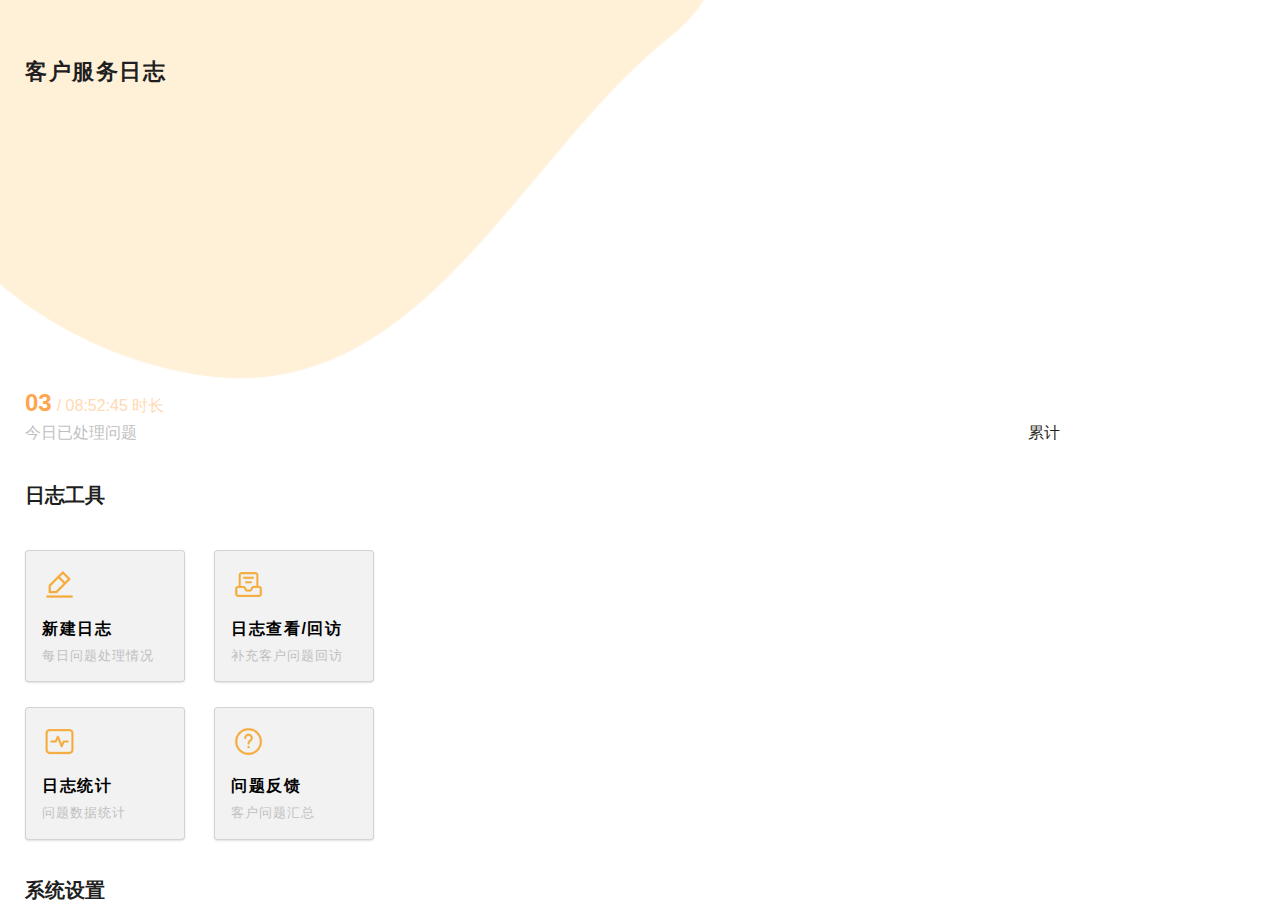
<file: index.html>
<!DOCTYPE html>
<html lang='en'>

<head>
    <meta charset="utf-8">
    <meta name="viewport" content="width=device-width, initial-scale=1, shrink-to-fit=no">
    <title>Customer Service Log App - 1.0</title>
    <link rel="stylesheet" href="css/OnsenUI/onsenui.css">
    <link rel="stylesheet" href="css/OnsenUI/onsen-css-components.min.css">
    <link rel="stylesheet" href="css/lib/bootstrap.min.css">
    <link rel="stylesheet" href="css/lib/tempusdominus.css" />
    <link rel="stylesheet" href="css/lib/bootstrap-table.css">
    <link rel='stylesheet' href="css/index.css">
    <link rel='stylesheet' href="css/visit.css">
    <link rel='stylesheet' href="css/userIndex.css">
    <link rel="stylesheet" href="css/userSetting.css">
    <link rel="stylesheet" href="css/problem/feedBack.css">
    <link rel="stylesheet" href="css/problem/feedBackDetails.css">
    <link rel="stylesheet" href="css/problem/statistical.css">
</head>

<body>

    <!-- user login in html -->
    <ons-navigator swipeable id="myNavigator" page="html/userIndex.html"></ons-navigator>

    <template id="index.html">
        <ons-page id='index'>
            <div class='loginLogo'>
                <span class='loginTitle'>
                    <h3>麦子易商</h3>
                    <h3>客户服务日志系统</h3>
                </span>

                <div class='loginImg'>
                    <img src="icon/dl-1.png" width="200px" height="200px">
                </div>
            </div>

            <div class='loginInput'>
                <div>
                    <p>账号</p>
                    <ons-input id="user" placeholder="请输入账号" modifier="underbar"></ons-input>
                </div>
                <div style='margin-top:10px'>
                    <p>密码</p>
                    <ons-input id="pwd" placeholder="请输入密码" type="password" modifier="underbar">
                    </ons-input>
                </div>

                <ons-button id='login' modifier="large">登 录</ons-button>
            </div>
            <ons-alert-dialog id="login-fail-alert" modifier="rowfooter">
                <div class="alert-dialog-title">接口故障</div>
                <div class="alert-dialog-content">
                    登录接口出错,请联系开发人员
                </div>
                <div class="alert-dialog-footer">
                    <ons-alert-dialog-button id='close'>OK</ons-alert-dialog-button>
                </div>
            </ons-alert-dialog>
        </ons-page>
    </template>

    <script src='js/lib/jquery-3.2.1.min.js'></script>
    <script src="js/lib/moment.min.js"></script>
    <script src='js/lib/onsen.min.js'></script>
    <script src="js/lib/popper.min.js"></script>
    <script src="js/lib/bootstrap.min.js"></script>
    <script src="js/lib/tempusdominus.js"></script>
    <script src="js/lib/file-input.js"></script>
    <script src="js/lib/bootstrap-table.js"></script>
    <script src="js/echarts.js"></script>
    <script src='js/index.js'></script>
    <script src='js/visit.js'></script>
    <script src='js/userIndex.js'></script>
    <script src='js/userSetting.js'></script>
    <script src='js/problem/feedBack.js'></script>
    <script src='js/problem/feedBackDetails.js'></script>
    <script src='js/problem/statistical.js'></script>
</body>

</html>
</file>
<file: css/index.css>
/* index.html css */

body {
    font-family: sans-serif
}

.page__content {
    background-color: white !important
}

.loginLogo {
    margin-top: 50px
}

.loginTitle {
    position: absolute;
    text-align: left;
    margin: 55px 0 0 45px;
    z-index: 2;
}

.loginTitle h3 {
    font-weight: 525;
    font-size: 22px;
    letter-spacing: 2.5px
}

.loginImg {
    text-align: right;
    margin: 20px 50px 0 0;
    z-index: 1;
}

.loginInput {
    text-align: left;
    position: absolute;
    left: 50%;
    top: 50%;
    transform: translate(-50%, -50%);
    margin-top: 25px;
}

.loginInput ons-input {
    width: 320px;
    line-height: 10px;
}

.loginInput ons-button {
    width: 320px;
    margin-top: 30px;
    background-color: #FFA101;
}
</file>
<file: css/visit.css>
/* visit.html css */

body {
    font-family: "Lucida Sans Unicode", "Lucida Grande", sans-serif
}

.page__content {
    background-color: white !important
}

.visitLeft {
    margin: 0 0 20px 5px
}

.visitLeft {
    margin-left: -10px;
}

.visitTitle {
    text-align: center;
    line-height: 10px;
    font-size: 20px;
    padding-left: 100px;
}

.visit {
    text-align: left;
    position: absolute;
    left: 50%;
    transform: translate(-50%);
    margin-top: 35px;
    font-weight: 525;
    letter-spacing: 1px;
}

.visit ons-input {
    width: 320px;
    line-height: 10px;
}

#visitClient {
    border-radius: 8px 0 0 8px;
    border-right: none;
}

#visitClientIcon {
    border-radius: 0 8px 8px 0;
    background-color: e9ecef;
    border-left: none;
}

#visitForm {
    width: 360px;
}

#visitForm .form-group {
    width: 180px;
    padding: 0;
}

#visitForm .form-row {
    max-width: 360px;
    margin-top: 10px
}

#visitLine {
    position: relative;
    height: 1.875rem;
    line-height: 1.875rem;
    margin: 2rem auto;
    text-align: center;
    margin-top: 1rem
}

#visitLine i {
    display: block;
    height: 1px;
    background: #e1e1e1;
    position: absolute;
    top: 0.9rem;
    width: 100%;
}

#visitLine p {
    display: inline-block;
    font-size: 0.75rem;
    color: red;
    background: white;
    padding: 0 1.875rem;
    text-align: center;
    margin: 0 auto;
    position: relative;
    z-index: 2;
    font-weight: 525;
}

#visitProblemDetails {
    width: 100%;
    min-height: 80px;
    font-size: 1rem;
    font-weight: 400;
    line-height: 1.5;
    color: #495057;
    background-color: #fff;
    background-clip: padding-box;
    border: 1px solid #ced4da;
    border-radius: .25rem;
    transition: border-color .15s ease-in-out, box-shadow .15s ease-in-out
}

#visitSave {
    width: 360px;
    background-color: #FFA101;
    border-radius: 6px;
    padding: 0;
    margin: 60px 0 40px 0
}

#visitHideContent {
    display: none;
}
</file>
<file: css/userIndex.css>
.userIndexLogo {
    position: relative;
}

.userIndexTitle {
    position: absolute;
    display: inline-block;
    text-align: left;
    top: 0;
    left: 0;
    margin: 30px 0 0 0;
    letter-spacing: 1.5px
}

#userIndexTitle2 {
    display: block;
    text-align: left;
    color: #bfbfbf;
    margin: 0 0 0 25px
}

#titleProblemNum {
    display: inline-block;
    text-align: left;
    margin-top: 20px;
    color: #ffa64d;
    font-size: 24px;
    font-weight: 625;
    margin: 0 5px 0 25px;
}

#titleProblemDate {
    display: inline-block;
    text-align: left;
    color: #ffdab3;
    font-size: 16px;
    font-weight: 525;
}

.featuresCard {
    max-width: 400px;
    width: 100%;
}

.newTask {
    display: inline-block;
    background-color: #f2f2f2;
    width: 160px;
    margin: 25px 0 0 25px
}

#newTask img {
    margin: 0
}

.userIndexTitle {
    display: block;
    text-align: left;
    font-weight: 625;
    font-size: 22px;
    padding: 25px;
}

.titleLeft {
    width: 80%;
    display: inline-block;
}

#taskTotal {
    display: lnline-block;
}

.featuresTitle {
    display: block;
    text-align: left;
    font-weight: 625;
    font-size: 20px;
    padding: 25px;
    margin: 10px 0 -10px 0
}

.cardText1 {
    margin: 15px 0 5px 0;
    color: black;
    font-size: 16px;
    font-weight: 625;
    letter-spacing: 1.5px
}

.cardText2 {
    color: #bfbfbf;
    font-size: 13px;
    letter-spacing: 1px
}

#setting {
    margin-bottom: 40px;
}
</file>
<file: css/userSetting.css>
.settingLeft {
    margin: 20px 0 0 30px
}

.pwdSetting {
    text-align: left;
    position: absolute;
    left: 50%;
    top: 36%;
    transform: translate(-50%, -50%);
    letter-spacing: 1px;
}

.pwdSetting ons-input {
    width: 320px;
    line-height: 10px;
    letter-spacing: 1px;
}

.pwdSetting ons-button {
    width: 320px;
    margin-top: 30px;
    background-color: #FFA101;
    letter-spacing: 1px;
}

.settingTitle {
    text-align: center;
    line-height: 10px;
    font-size: 20px;
    padding-left: 80px;
}
</file>
<file: css/problem/feedBack.css>
.feedBackLeft {
    margin: 20px 0 0 0
}

.feedBackTitle {
    text-align: center;
    line-height: 10px;
    font-size: 20px;
    padding-left: 100px;
}

.feedBackSearch {
    width: 385px;
    margin: 20px 10px 10px 10px
}

.problemCard {
    width: 385px;
}

.problemTitle {
    display: block;
    text-align: left;
    font-size: 18px;
    font-weight: 625;
}

.problemDate {
    display: inline-block;
    text-align: right;
    margin-top: -22px
}

.problemDetails {
    color: #737373;
    font-size: 14px;
}

.shopName {
    display: inline-block;
    background-color: #ffcccc;
    font-size: 13px;
    color: red;
    margin: 20px 5px 0 0;
}

.shopId {
    display: inline-block;
    background-color: #ffcccc;
    color: red;
    font-size: 13px;
    margin: 20px 0 0 5px
}
</file>
<file: css/problem/feedBackDetails.css>
.FBDetailsLeft {
    margin: 10px 0 0 0
}

.FBDetailsTitle {
    text-align: center;
    line-height: 10px;
    font-size: 20px;
    padding-left: 120px;
}

.detailesTitle {
    padding: 10px;
}

.detailesImg {
    display: inline-block;
}

.detailesImg img {
    margin-top: -25px
}

.detailesImg p {
    position: absolute;
    font-size: 18px;
    color: #414549;
    margin: -40px 0 0 15px;
}

.detailesContent {
    display: inline-block;
}

.detailesContent div {
    margin-left: 10px
}

#csName {
    font-size: 18px;
    font-weight: 525;
    letter-spacing: 1px
}

#problemId {
    font-size: 14px;
    color: #868c93
}

.splitLine {
    width: 94%;
    margin: 10px 10px 0 10px;
    height: 2px;
    border-top: solid #d7d8db 1px;
}

.detailesMain {
    display: flex;
    margin: 0;
}

.detailesRowLeft {
    margin: 10px 0 0 10px;
    width: 100px;
}

.detailesRowId {
    margin-top: 15px;
    color: #868c93
}

.detailesRowRight {
    margin: 10px 0 0 10px;
}

.detailesRowContent {
    margin-top: 15px;
    width: 240px;
    word-break: break-all;
    letter-spacing: 0.5px;
}

#FBDetailsBack {
    width: 90%;
    min-height: 80px;
    font-size: 1rem;
    font-weight: 400;
    line-height: 1.5;
    color: #495057;
    background-color: #fff;
    background-clip: padding-box;
    border: 1px solid #ced4da;
    border-radius: .25rem;
    transition: border-color .15s ease-in-out, box-shadow .15s ease-in-out;
    margin: 10px;
}

#FBDetailsBack:empty::before {
    color: lightgrey;
    content: attr(placeholder);
    padding: 10px;
}

.FB-form-row label {
    margin: 20px 0 0 10px
}

#FBSave {
    width: 370px;
    margin: 30px 10px 30px 10px;
    background-color: #FFA101;
    letter-spacing: 1px;
}

#FBSaveSet {
    text-align: left;
    position: absolute;
    left: 50%;
    top: 36%;
    transform: translate(-50%, -50%);
    letter-spacing: 1px;
}
</file>
<file: css/problem/statistical.css>
.FBStatisticaLeft {
    margin: 10px 0 0 0
}

.FBStatisticalTitle {
    text-align: center;
    line-height: 10px;
    font-size: 20px;
    padding-left: 120px;
}

#PBpieChart {
    width: 400px;
    height: 300px;
}

.FBStatistical {
    display: flex;
}

.FBStatistical div {
    flex: 3;
    margin: 10px 0 0 20px;
    font-size: 18px;
    font-weight: 525;
}

.FBStatisticalDate {
    flex: 1;
    margin: 10px 0 20px 0;
    border: none;
}

#FBStatisticalDate {
    background-color: white;
    border: none;
}

.PieMain {
    display: flex;
    text-align: center;
    letter-spacing: 1px;
    width: 360px;
    height: 65px;
    background-color: #f2f2f2;
    border-radius: .25rem;
    margin: 0 0 25px 25px
}

.PieMain div {
    flex: 1
}

.PieMainChild {
    display: block;
    margin: 5px 0 5px 0
}

.PieMainChild~span {
    display: block;
}

.PieMainLine {
    margin-top: 20px;
    color: #cccccc
}

#PBvisit {
    margin: 0 0 0 20px;
    font-size: 18px;
    font-weight: 525;
}

#PBvisitProgress {
    display: flex;
    width: 360px;
    height: 30px;
}

.PBallProgress {
    width: 75%;
    height: 100%;
    background-color: #ffb366;
    border-radius: 0.25rem;
    margin-right: 2px
}

.PBvisitProgress {
    width: 25%;
    height: 100%;
    background-color: #ff6666;
    border-radius: 0.25rem;
    margin-left: 2px
}

#PBvisitContent {
    display: flex;
    text-align: center;
    letter-spacing: 1px;
    width: 360px;
}

#PBvisitContent div {
    display: block;
    flex: 1
}

#PBvisitContent div div {
    display: block;
    font-size: 14px;
    color: #999999;
}

#PBvisitContent div span {
    display: block;
    font-size: 14px;
    color: #999999;
}

#PBvisitContent div div span {
    display: flex;
    font-size: 14px;
    color: #999999;
}

.PBallStyle {
    width: 5px;
    height: 8px;
    margin: 5px 5px 0 5px;
    background-color: #ffb366;
    margin-left: 18px
}

.PBvisitStyle {
    width: 5px;
    height: 8px;
    margin: 5px 5px 0 5px;
    background-color: #ff6666;
    margin-left: 32px
}

#PBsovleDetails {
    margin: 20px 0 0 20px;
    font-size: 18px;
    font-weight: 525;
}

#CSvisitChart {
    display: flex;
}

#CSvisitChart div {
    flex: 3;
    margin: 10px 0 0 20px;
    font-size: 18px;
    font-weight: 525;
}

.CSStatisticalDate {
    flex: 1;
    margin: 10px 0 20px 0;
    border: none;
}

#CSStatisticalDate {
    background-color: white;
    border: none;
}

#PBvisitChart {
    display: flex;
}

#PBvisitChart div {
    flex: 3;
    margin: 10px 0 0 20px;
    font-size: 18px;
    font-weight: 525;
}

.PBStatisticalDate {
    flex: 1;
    margin: 10px 0 20px 0;
    border: none;
}

#PBStatisticalDate {
    background-color: white;
    border: none;
}

#table {
    width: 360px;
    max-width: 360px;
    margin-top: 20px;
    font-size: 14px;
}

#CSvisitHistogram {
    text-align: center;
    width: 360px;
    height: 240px;
}
</file>
<file: css/OnsenUI/onsenui.css>
/*! onsenui - v2.10.10 - 2019-07-29 */

@import url("ionicons/css/ionicons.min.css");
@import url("material-design-iconic-font/css/material-design-iconic-font.min.css");
@import url("font_awesome/css/all.min.css");
@import url("font_awesome/css/v4-shims.min.css");
ons-page, ons-navigator, ons-tabbar, ons-gesture-detector {
    display: block;
    touch-action: manipulation;
    /* Remove click delay */
}

ons-navigator, ons-tabbar, ons-splitter, ons-action-sheet, ons-dialog, ons-toast, ons-alert-dialog {
    position: absolute;
    top: 0;
    left: 0;
    bottom: 0;
    right: 0;
    overflow: hidden;
    touch-action: manipulation;
    /* Remove click delay */
}

ons-toast {
    pointer-events: none;
}

ons-toast .toast {
    pointer-events: auto;
}

ons-tab {
    -webkit-transform: translate3d(0, 0, 0);
    transform: translate3d(0, 0, 0);
}

ons-page, ons-navigator, ons-tabbar, ons-dialog, ons-alert-dialog, ons-action-sheet, ons-toast {
    z-index: 2;
}

ons-fab, ons-speed-dial {
    z-index: 10001;
}

ons-toolbar:not([inline]), ons-bottom-toolbar {
    position: absolute;
    left: 0;
    right: 0;
    z-index: 10000;
}

ons-toolbar:not([inline]) {
    top: 0;
}

ons-bottom-toolbar {
    bottom: 0;
}

.page, .page__content, .page--material, .page--material__content {
    background-color: transparent !important;
    background: transparent !important;
}

.page__content {
    overflow: auto;
    -webkit-overflow-scrolling: touch;
    z-index: 0;
    -ms-touch-action: pan-y;
}

.page.overflow-visible, .page.overflow-visible .page, .page.overflow-visible .page__content, .page.overflow-visible ons-navigator, .page.overflow-visible ons-splitter {
    overflow: visible;
}

.page.overflow-visible .page__content.content-swiping, .page.overflow-visible .page__content.content-swiping .page, .page.overflow-visible .page__content.content-swiping .page__content {
    overflow: auto;
}

.page[status-bar-fill]>.page__content {
    top: 20px;
}

.page[status-bar-fill]>.toolbar {
    padding-top: 20px;
    box-sizing: content-box;
}

.page[status-bar-fill]>.toolbar:not(.toolbar--transparent)+.page__background, .page[status-bar-fill]>.toolbar:not(.toolbar--cover-content)+.page__background+.page__content {
    top: 64px;
}

.page[status-bar-fill]>.toolbar--material:not(.toolbar-transparent)+.page__background, .page[status-bar-fill]>.toolbar--material:not(.toolbar--cover-content)+.page__background+.page__content {
    top: 76px;
}

.page[status-bar-fill]>.toolbar.toolbar--transparent+.page__background {
    top: 0;
}

ons-tabbar[status-bar-fill]>.tabbar--top__content {
    top: 71px;
}

ons-tabbar[status-bar-fill]>.tabbar--top {
    padding-top: 22px;
}

ons-tabbar[position="top"] .page[status-bar-fill]>.page__content {
    top: 0px;
}

.toolbar+.page__background+.page__content ons-tabbar[status-bar-fill]>.tabbar--top {
    top: 0px;
}

.toolbar+.page__background+.page__content ons-tabbar[status-bar-fill]>.tabbar--top__content {
    top: 49px;
}

.page__content>.list:not(.list--material):first-child {
    margin-top: -1px;
    /* Avoid double border with toolbar */
}

.page--wrapper>.page__background {
    display: none;
}

ons-action-sheet[disabled], ons-dialog[disabled], ons-alert-dialog[disabled], ons-popover[disabled] {
    pointer-events: none;
    opacity: 0.75;
}

ons-list-item[disabled] {
    pointer-events: none;
}

ons-range[disabled] {
    opacity: 0.3;
    pointer-events: none;
}

ons-pull-hook {
    position: relative;
    display: block;
    margin: auto;
    text-align: center;
    z-index: 20002;
}

ons-splitter, ons-splitter-mask, ons-splitter-content, ons-splitter-side {
    display: block;
    position: absolute;
    left: 0;
    right: 0;
    top: 0;
    bottom: 0;
    box-sizing: border-box;
    z-index: 0;
}

ons-splitter-mask {
    z-index: 4;
    background-color: rgba(0, 0, 0, 0.1);
    display: none;
    opacity: 0;
}

ons-splitter-content {
    z-index: 2;
}

ons-splitter-side {
    right: auto;
    z-index: 2;
}

ons-splitter-side[side="right"] {
    right: 0;
    left: auto;
}

ons-splitter-side[mode="collapse"] {
    z-index: 5;
    left: auto;
    right: 100%;
}

ons-splitter-side[side="right"][mode="collapse"] {
    right: auto;
    left: 100%;
}

ons-splitter-side[mode="split"] {
    z-index: 3;
}

ons-toolbar-button>ons-icon[icon*="ion-"] {
    font-size: 26px;
}

ons-range, ons-select {
    display: inline-block;
}

ons-range>input {
    min-width: 50px;
    width: 100%;
}

ons-select>select {
    width: 100%;
}

ons-carousel[disabled] {
    pointer-events: none;
    opacity: 0.75;
}

ons-carousel[fullscreen] {
    height: 100%;
}

.ons-status-bar-mock {
    position: absolute;
    width: 100%;
    height: 20px;
    padding: 0 16px 0 6px;
    box-sizing: border-box;
    z-index: 30000;
    display: -webkit-box;
    display: -webkit-flex;
    display: flex;
    -webkit-box-pack: justify;
    -webkit-justify-content: space-between;
    justify-content: space-between;
    font-size: 12px;
    line-height: 20px;
    font-family: Arial, Helvetica;
}

.ons-status-bar-mock i {
    padding: 0 2px;
}

.ons-status-bar-mock.android {
    color: white;
    background-color: #222;
    font-family: Roboto, Arial, Helvetica;
}

.ons-status-bar-mock.android~* {
    top: 20px;
    bottom: 0;
    position: inherit;
    width: 100%;
}

.ons-ios-scroll-fix .page:not(.page--wrapper)[shown]>.page__content {
    overflow-y: hidden;
}

.ons-ios-scroll-fix ons-splitter-side>.page:not(.page--wrapper)[shown]>.page__content {
    overflow-y: auto;
}

ons-row {
    display: -webkit-box;
    display: -webkit-flex;
    display: -moz-box;
    display: -moz-flex;
    display: -ms-flexbox;
    display: flex;
    -webkit-flex-wrap: wrap;
    flex-wrap: wrap;
    width: 100%;
    box-sizing: border-box;
}

ons-row[vertical-align="top"], ons-row[align="top"] {
    -webkit-box-align: start;
    box-align: start;
    -ms-flex-align: start;
    -webkit-align-items: flex-start;
    -moz-align-items: flex-start;
    align-items: flex-start;
}

ons-row[vertical-align="bottom"], ons-row[align="bottom"] {
    -webkit-box-align: end;
    box-align: end;
    -ms-flex-align: end;
    -webkit-align-items: flex-end;
    -moz-align-items: flex-end;
    align-items: flex-end;
}

ons-row[vertical-align="center"], ons-row[align="center"] {
    -webkit-box-align: center;
    box-align: center;
    -ms-flex-align: center;
    -webkit-align-items: center;
    -moz-align-items: center;
    align-items: center;
    text-align: inherit;
}

ons-row+ons-row {
    padding-top: 0;
}

ons-col {
    -webkit-box-flex: 1;
    -webkit-flex: 1;
    -moz-box-flex: 1;
    -moz-flex: 1;
    -ms-flex: 1;
    flex: 1;
    display: block;
    width: 100%;
    box-sizing: border-box;
}

ons-col[vertical-align="top"], ons-col[align="top"] {
    -webkit-align-self: flex-start;
    -moz-align-self: flex-start;
    -ms-flex-item-align: start;
    align-self: flex-start;
}

ons-col[vertical-align="bottom"], ons-col[align="bottom"] {
    -webkit-align-self: flex-end;
    -moz-align-self: flex-end;
    -ms-flex-item-align: end;
    align-self: flex-end;
}

ons-col[vertical-align="center"], ons-col[align="center"] {
    -webkit-align-self: center;
    -moz-align-self: center;
    -ms-flex-item-align: center;
    text-align: inherit;
}

/*
Copyright 2013-2015 ASIAL CORPORATION

Licensed under the Apache License, Version 2.0 (the "License");
you may not use this file except in compliance with the License.
You may obtain a copy of the License at

   http://www.apache.org/licenses/LICENSE-2.0

Unless required by applicable law or agreed to in writing, software
distributed under the License is distributed on an "AS IS" BASIS,
WITHOUT WARRANTIES OR CONDITIONS OF ANY KIND, either express or implied.
See the License for the specific language governing permissions and
limitations under the License.

 */

.ons-icon {
    display: inline-block;
    line-height: inherit;
    font-style: normal;
    font-weight: normal;
    font-size: inherit;
    text-rendering: auto;
    -webkit-font-smoothing: antialiased;
    -moz-osx-font-smoothing: grayscale;
}

.segment__button .ons-icon {
    line-height: initial;
}

:not(ons-toolbar-button):not(ons-action-sheet-button):not(.segment__button)>.ons-icon--ion {
    line-height: 0.75em;
    vertical-align: -25%;
}

.ons-icon[spin] {
    -webkit-animation: ons-icon-spin 2s infinite linear;
    -moz-animation: ons-icon-spin 2s infinite linear;
    animation: ons-icon-spin 2s infinite linear;
}

@-moz-keyframes ons-icon-spin {
    0% {
        -moz-transform: rotate(0deg);
    }
    100% {
        -moz-transform: rotate(359deg);
    }
}

@-webkit-keyframes ons-icon-spin {
    0% {
        -webkit-transform: rotate(0deg);
    }
    100% {
        -webkit-transform: rotate(359deg);
    }
}

@keyframes ons-icon-spin {
    0% {
        -webkit-transform: rotate(0deg);
        transform: rotate(0deg);
    }
    100% {
        -webkit-transform: rotate(359deg);
        transform: rotate(359deg);
    }
}

.ons-icon[rotate="90"] {
    -webkit-transform: rotate(90deg);
    -moz-transform: rotate(90deg);
    transform: rotate(90deg);
}

.ons-icon[rotate="180"] {
    -webkit-transform: rotate(180deg);
    -moz-transform: rotate(180deg);
    transform: rotate(180deg);
}

.ons-icon[rotate="270"] {
    -webkit-transform: rotate(270deg);
    -moz-transform: rotate(270deg);
    transform: rotate(270deg);
}

.ons-icon[fixed-width] {
    width: 1.28571429em;
    text-align: center;
}

.ons-icon--lg {
    font-size: 1.33333333em;
    line-height: 0.75em;
    vertical-align: -15%;
}

.ons-icon--2x {
    font-size: 2em;
}

.ons-icon--3x {
    font-size: 3em;
}

.ons-icon--4x {
    font-size: 4em;
}

.ons-icon--5x {
    font-size: 5em;
}

/**
 * ons-icon with Font Awesome backward compatibility
 */

.ons-icon.fa {
    font-family: 'Font Awesome 5 Brands', 'Font Awesome 5 Free';
    font-weight: 900;
}

ons-input, ons-radio, ons-checkbox, ons-search-input {
    display: inline-block;
    position: relative;
}

ons-input .text-input, ons-search-input .search-input {
    width: 100%;
    display: inline-block;
}

ons-input .text-input__label:not(.text-input--material__label) {
    display: none;
}

ons-input:not([float]) .text-input--material__label--active {
    display: none;
}

ons-input[disabled], ons-radio[disabled], ons-checkbox[disabled], ons-segment[disabled], ons-search-input[disabled] {
    opacity: 0.5;
    pointer-events: none;
}

ons-input input.text-input--material::-webkit-input-placeholder {
    color: transparent;
}

ons-input input.text-input--material::-moz-placeholder {
    color: transparent;
}

ons-input input.text-input--material:-ms-input-placeholder {
    color: transparent;
}

/* Suppress safe area support for pages in splitter sides */

@media (orientation: landscape) {
    html[onsflag-iphonex-landscape] ons-splitter-side[side="left"] .page__content {
        padding-right: 0;
    }
    html[onsflag-iphonex-landscape] ons-splitter-side[side="right"] .page__content {
        padding-left: 0;
    }
}

/* Support the situation that a progress bar is located just below a toolbar */

@media (orientation: landscape) {
    html[onsflag-iphonex-landscape] .page__content>ons-progress-bar>.progress-bar {
        margin-left: -44px;
        margin-right: -44px;
        width: calc(100% + 88px);
    }
}

/* Lists in .page__content in splitter-sides */

@media (orientation: landscape) {
    /* Suppress left safe area support for pages in right splitter sides */
    html[onsflag-iphonex-landscape] ons-splitter-side[side="right"] .page__content>.list:not(.list--inset) {
        margin-left: 0;
    }
    html[onsflag-iphonex-landscape] ons-splitter-side[side="right"] .page__content>.list:not(.list--inset)>.list-header {
        padding-left: 15px;
    }
    html[onsflag-iphonex-landscape] ons-splitter-side[side="right"] .page__content>.list:not(.list--inset)>.list-item {
        padding-left: 14px;
    }
    /* Suppress right safe area support for pages in left splitter sides */
    html[onsflag-iphonex-landscape] ons-splitter-side[side="left"] .page__content>.list:not(.list--inset) {
        margin-right: 0;
    }
    html[onsflag-iphonex-landscape] ons-splitter-side[side="left"] .page__content>.list:not(.list--inset)>.list-item--chevron:before {
        right: 16px;
    }
    html[onsflag-iphonex-landscape] ons-splitter-side[side="left"] .page__content>.list:not(.list--inset)>.list-item>.list-item__center:last-child {
        padding-right: 6px;
    }
    html[onsflag-iphonex-landscape] ons-splitter-side[side="left"] .page__content>.list:not(.list--inset)>.list-item>.list-item__right {
        padding-right: 12px;
    }
    html[onsflag-iphonex-landscape] ons-splitter-side[side="left"] .page__content>.list:not(.list--inset)>.list-item>.list-item--chevron__right {
        padding-right: 30px;
    }
}

/*
Copyright 2013-2015 ASIAL CORPORATION

Licensed under the Apache License, Version 2.0 (the "License");
you may not use this file except in compliance with the License.
You may obtain a copy of the License at

   http://www.apache.org/licenses/LICENSE-2.0

Unless required by applicable law or agreed to in writing, software
distributed under the License is distributed on an "AS IS" BASIS,
WITHOUT WARRANTIES OR CONDITIONS OF ANY KIND, either express or implied.
See the License for the specific language governing permissions and
limitations under the License.

 */

ons-progress-bar {
    display: block;
}

ons-progress-circular {
    display: inline-block;
    width: 32px;
    height: 32px;
}

ons-progress-circular>svg.progress-circular {
    width: 100%;
    height: 100%;
}

/*
Copyright 2013-2015 ASIAL CORPORATION

Licensed under the Apache License, Version 2.0 (the "License");
you may not use this file except in compliance with the License.
You may obtain a copy of the License at

   http://www.apache.org/licenses/LICENSE-2.0

Unless required by applicable law or agreed to in writing, software
distributed under the License is distributed on an "AS IS" BASIS,
WITHOUT WARRANTIES OR CONDITIONS OF ANY KIND, either express or implied.
See the License for the specific language governing permissions and
limitations under the License.

 */

.ripple {
    display: block;
    position: absolute;
    overflow: hidden;
    top: 0;
    left: 0;
    right: 0;
    bottom: 0;
    pointer-events: none;
}

.ripple__background {
    background: rgba(255, 255, 255, 0.2);
    position: absolute;
    top: 0;
    left: 0;
    right: 0;
    bottom: 0;
    opacity: 0;
    pointer-events: none;
}

.ripple__wave {
    background: rgba(255, 255, 255, 0.2);
    width: 0;
    height: 0;
    border-radius: 50%;
    position: absolute;
    top: 0;
    left: 0;
    z-index: 0;
    pointer-events: none;
}

/* FIXME */

ons-list-item .ripple__wave, ons-list-item .ripple__background, .button--material--flat .ripple__wave, .button--material--flat .ripple__background {
    background: rgba(189, 189, 189, 0.3);
}

.ripple--light-gray__wave, .ripple--light-gray__background {
    background: rgba(189, 189, 189, 0.3);
}

/*
Copyright 2013-2015 ASIAL CORPORATION

Licensed under the Apache License, Version 2.0 (the "License");
you may not use this file except in compliance with the License.
You may obtain a copy of the License at

   http://www.apache.org/licenses/LICENSE-2.0

Unless required by applicable law or agreed to in writing, software
distributed under the License is distributed on an "AS IS" BASIS,
WITHOUT WARRANTIES OR CONDITIONS OF ANY KIND, either express or implied.
See the License for the specific language governing permissions and
limitations under the License.

 */

.ons-swiper {
    overflow: hidden;
    display: block;
    box-sizing: border-box;
}

.ons-swiper-target {
    display: -webkit-box;
    display: -webkit-flex;
    display: flex;
    height: 100%;
    z-index: 1;
    -webkit-box-orient: horizontal;
    -webkit-box-direction: normal;
    -webkit-flex-direction: row;
    flex-direction: row;
}

.ons-swiper-target--vertical {
    -webkit-box-orient: vertical;
    -webkit-box-direction: normal;
    -webkit-flex-direction: column;
    flex-direction: column;
}

.ons-swiper-target>* {
    height: inherit;
    -webkit-flex-shrink: 0;
    flex-shrink: 0;
    box-sizing: border-box;
    width: 100%;
    position: relative !important;
}

.ons-swiper-target.active:not(.swiping)>.page:not([shown]) {
    visibility: hidden;
}

.ons-swiper-tabbar .tabbar--material__button:after {
    display: none;
}

.ons-swiper-blocker {
    display: block;
    position: absolute;
    top: 0;
    bottom: 0;
    left: 0;
    right: 0;
    pointer-events: none
}
</file>
<file: css/OnsenUI/onsen-css-components.min.css>
* Copyright 2013-2017 ASIAL CORPORATION * * Licensed under the Apache License, Version 2.0 (the "License");
* you may not use this file except in compliance with the License. * You may obtain a copy of the License at * * http: //www.apache.org/licenses/LICENSE-2.0
* * Unless required by applicable law or agreed to in writing, software * distributed under the License is distributed on an "AS IS" BASIS, * WITHOUT WARRANTIES OR CONDITIONS OF ANY KIND, either express or implied. * See the License for the specific language governing permissions and * limitations under the License. * * //*!
* Copyright 2012 Adobe Systems Inc.;
* * Licensed under the Apache License, Version 2.0 (the "License");
* you may not use this file except in compliance with the License. * You may obtain a copy of the License at * * http: //www.apache.org/licenses/LICENSE-2.0
* * Unless required by applicable law or agreed to in writing, software * distributed under the License is distributed on an "AS IS" BASIS, * WITHOUT WARRANTIES OR CONDITIONS OF ANY KIND, either express or implied. * See the License for the specific language governing permissions and * limitations under the License. * */.notification, .toolbar, body {
    overflow: hidden
}

a, body, button, input, select, textarea {
    touch-action: manipulation
}

.page, .page__background, .page__content {
    background-color: #efeff4;
    position: absolute
}

.page, .switch__input, body {
    position: absolute
}

.page, .page--material, .page--material__content {
    font-weight: 400
}

.switch, .switch__input {
    vertical-align: top;
    z-index: 0
}

.page, .switch__input, .switch__toggle, body {
    top: 0;
    left: 0;
    right: 0;
    bottom: 0
}

.switch, .switch__handle {
    background-clip: padding-box;
    box-sizing: border-box
}

:disabled+.switch--material__toggle, :disabled+.switch__toggle {
    opacity: .3;
    cursor: default;
    pointer-events: none
}

.switch--material__handle:before, .switch__handle, .tabbar--material__button:after {
    content: ''
}

html {
    height: 100%;
    width: 100%
}

body {
    padding: 0;
    margin: 0;
    -webkit-text-size-adjust: 100%
}

a, abbr, acronym, address, applet, article, aside, audio, b, big, blockquote, body, canvas, caption, center, cite, code, dd, del, details, dfn, div, dl, dt, em, embed, fieldset, figcaption, figure, footer, form, h1, h2, h3, h4, h5, h6, header, hgroup, html, i, iframe, img, ins, kbd, label, legend, li, mark, menu, nav, object, ol, output, p, pre, q, ruby, s, samp, section, small, span, strike, strong, sub, summary, sup, table, tbody, td, tfoot, th, thead, time, tr, tt, u, ul, var, video {
    -webkit-user-select: none;
    -moz-user-select: none;
    -ms-user-select: none;
    user-select: none;
    -webkit-tap-highlight-color: transparent;
    -webkit-touch-callout: none
}

input, select, textarea {
    -webkit-user-select: auto;
    -ms-user-select: auto;
    user-select: auto;
    -moz-user-select: text;
    -webkit-touch-callout: none
}

.notification, .toolbar {
    -webkit-user-select: none;
    -ms-user-select: none;
    -moz-osx-font-smoothing: grayscale
}

input:active, input:focus, select:active, select:focus, textarea:active, textarea:focus {
    outline: 0
}

h1 {
    font-size: 36px
}

h2 {
    font-size: 30px
}

h3 {
    font-size: 24px
}

h4, h5, h6 {
    font-size: 18px
}

.page {
    font-family: -apple-system, 'Helvetica Neue', Helvetica, Arial, 'Lucida Grande', sans-serif;
    -moz-osx-font-smoothing: grayscale;
    overflow-x: visible;
    overflow-y: hidden;
    color: #1f1f21;
    -ms-overflow-style: none;
    -webkit-font-smoothing: antialiased
}

.page--material, .page--material__content, .page__content h1, .page__content h2, .page__content h3, .page__content h4, .page__content h5 {
    font-family: Roboto, Noto, sans-serif;
    -webkit-font-smoothing: antialiased
}

.page::-webkit-scrollbar {
    display: none
}

.page__background, .page__content {
    top: 0;
    left: 0;
    right: 0;
    bottom: 0;
    box-sizing: border-box
}

.page--material, .page--material__background {
    background-color: #eceff1
}

.page__content h1, .page__content h2, .page__content h3, .page__content h4, .page__content h5 {
    font-weight: 400;
    font-weight: 500;
    margin: .6em 0;
    padding: 0
}

.page__content h1 {
    font-size: 28px
}

.page__content h2 {
    font-size: 24px
}

.page__content h3 {
    font-size: 20px
}

.page--material__content h1, .page--material__content h2, .page--material__content h3, .page--material__content h4, .page--material__content h5 {
    font-family: Roboto, Noto, sans-serif;
    -webkit-font-smoothing: antialiased;
    font-weight: 400;
    font-weight: 500;
    margin: .6em 0;
    padding: 0
}

.page--material__content h1 {
    font-size: 28px
}

.page--material__content h2 {
    font-size: 24px
}

.page--material__content h3 {
    font-size: 20px
}

.switch {
    display: inline-block;
    position: relative;
    min-width: 51px;
    font-size: 17px;
    padding: 0 20px;
    border: none;
    overflow: visible;
    width: 51px;
    height: 32px;
    text-align: left
}

.switch__input {
    padding: 0;
    border: 0;
    background-color: transparent;
    outline: 0;
    width: 100%;
    height: 100%;
    margin: 0;
    -webkit-appearance: none;
    -moz-appearance: none;
    appearance: none
}

.switch__handle, .switch__toggle {
    background-color: #fff;
    transition-property: all;
    transition-duration: .35s;
    position: absolute
}

.range__input, .switch--material__input {
    outline: 0;
    -webkit-appearance: none;
    vertical-align: top
}

.switch__toggle {
    border-radius: 30px;
    transition-timing-function: ease-out;
    box-shadow: inset 0 0 0 2px #e5e5e5
}

.switch__handle {
    border-radius: 28px;
    height: 28px;
    width: 28px;
    left: 1px;
    top: 2px;
    transition-timing-function: cubic-bezier(.59, .01, .5, .99);
    box-shadow: 0 0 1px 0 rgba(0, 0, 0, .25), 0 3px 2px rgba(0, 0, 0, .25)
}

.switch--active__handle {
    transition: none
}

:checked+.switch__toggle {
    box-shadow: inset 0 0 0 2px #44db5e;
    background-color: #44db5e
}

:checked+.switch__toggle>.switch__handle {
    left: 21px;
    box-shadow: 0 3px 2px rgba(0, 0, 0, .25)
}

.switch__touch {
    position: absolute;
    top: -5px;
    bottom: -5px;
    left: -10px;
    right: -10px
}

.switch--material {
    width: 36px;
    height: 24px;
    padding: 0 10px;
    min-width: 36px
}

.switch--material__toggle {
    background-color: #b0afaf;
    margin-top: 5px;
    height: 14px;
    box-shadow: none
}

.switch--material__input {
    position: absolute;
    right: 0;
    top: 0;
    left: 0;
    bottom: 0;
    padding: 0;
    border: 0;
    background-color: transparent;
    width: 100%;
    height: 100%;
    margin: 0;
    -moz-appearance: none;
    appearance: none;
    z-index: 0
}

.switch--material__handle {
    background-color: #f1f1f1;
    left: 0;
    margin-top: -5px;
    width: 20px;
    height: 20px;
    box-shadow: 0 4px 5px 0 rgba(0, 0, 0, .14), 0 1px 10px 0 rgba(0, 0, 0, .12), 0 2px 4px -1px rgba(0, 0, 0, .4)
}

:checked+.switch--material__toggle {
    background-color: rgba(55, 71, 79, .5);
    box-shadow: none
}

.button--material, :checked+.switch--material__toggle>.switch--material__handle {
    box-shadow: 0 2px 2px 0 rgba(0, 0, 0, .14), 0 1px 5px 0 rgba(0, 0, 0, .12), 0 3px 1px -2px rgba(0, 0, 0, .2)
}

:checked+.switch--material__toggle>.switch--material__handle {
    left: 16px;
    background-color: #37474f
}

.switch--material__handle:before {
    background: 0 0;
    display: block;
    width: 100%;
    height: 100%;
    border-radius: 50%;
    z-index: 0;
    box-shadow: 0 0 0 0 rgba(0, 0, 0, .12);
    transition: box-shadow .1s linear
}

.switch--material__toggle>.switch--active__handle:before {
    box-shadow: 0 0 0 14px rgba(0, 0, 0, .12)
}

:checked+.switch--material__toggle>.switch--active__handle:before {
    box-shadow: 0 0 0 14px rgba(55, 71, 79, .2)
}

.switch--material__touch {
    position: absolute;
    top: -10px;
    bottom: -10px;
    left: -15px;
    right: -15px
}

.range, .range__input {
    height: 30px;
    position: relative;
    padding: 0;
    margin: 0
}

.range {
    display: inline-block;
    width: 100px;
    background-image: linear-gradient(#a4aab3, #a4aab3);
    background-position: left center;
    background-size: 100% 2px;
    background-repeat: no-repeat;
    background-color: transparent
}

.range__input {
    box-sizing: border-box;
    font: inherit;
    color: inherit;
    background: left center no-repeat;
    border: none;
    line-height: 1;
    -moz-appearance: none;
    appearance: none;
    background-image: linear-gradient(#0076ff, #0076ff);
    background-size: 0 2px;
    z-index: 1;
    width: 100%
}

.range__input::-moz-range-track {
    position: relative;
    border: none;
    background: 0 0;
    box-shadow: none;
    top: 0;
    margin: 0;
    padding: 0
}

.range__input::-ms-track {
    position: relative;
    border: none;
    background-color: #a4aab3;
    height: 0;
    border-radius: 50%
}

.range__input::-webkit-slider-thumb {
    cursor: pointer;
    position: relative;
    height: 28px;
    width: 28px;
    background-color: #fff;
    border: none;
    box-shadow: 0 0 1px 0 rgba(0, 0, 0, .25), 0 3px 2px rgba(0, 0, 0, .25);
    border-radius: 50%;
    margin: 0;
    padding: 0;
    box-sizing: border-box;
    -webkit-appearance: none;
    appearance: none;
    top: 0;
    z-index: 1
}

.range__focus-ring, .segment__input {
    -moz-appearance: none;
    top: 0;
    outline: 0
}

.range__input::-moz-range-thumb {
    cursor: pointer;
    position: relative;
    height: 28px;
    width: 28px;
    background-color: #fff;
    border: none;
    box-shadow: 0 0 1px 0 rgba(0, 0, 0, .25), 0 3px 2px rgba(0, 0, 0, .25);
    border-radius: 50%;
    margin: 0;
    padding: 0
}

.range__input::-ms-thumb {
    cursor: pointer;
    position: relative;
    height: 28px;
    width: 28px;
    background-color: #fff;
    border: none;
    box-shadow: 0 0 1px 0 rgba(0, 0, 0, .25), 0 3px 2px rgba(0, 0, 0, .25);
    border-radius: 50%;
    margin: 0;
    padding: 0;
    top: 0
}

.range__input::-ms-fill-lower {
    height: 2px;
    background-color: #0076ff
}

.range__input::-ms-tooltip {
    display: none
}

.range__input:disabled {
    opacity: 1;
    pointer-events: none
}

.range__focus-ring {
    pointer-events: none;
    left: 0;
    display: none;
    box-sizing: border-box;
    padding: 0;
    margin: 0;
    font: inherit;
    color: inherit;
    border: none;
    vertical-align: top;
    line-height: 1;
    -webkit-appearance: none;
    appearance: none;
    background: 0 0;
    height: 30px;
    position: absolute;
    z-index: 0;
    width: 100%
}

.notification, .toolbar__item {
    box-sizing: border-box;
    font: inherit
}

.range--disabled {
    opacity: .3;
    cursor: default;
    pointer-events: none
}

.range--material {
    position: relative;
    background-image: linear-gradient(#bdbdbd, #bdbdbd)
}

.range--material__input {
    background-image: linear-gradient(#31313a, #31313a);
    background-position: center left;
    background-size: 0 2px
}

.range--material__focus-ring {
    display: block
}

.range--material__focus-ring::-webkit-slider-thumb {
    -webkit-appearance: none;
    appearance: none;
    width: 14px;
    height: 14px;
    border: none;
    box-shadow: 0 0 0 9px #31313a;
    background-color: #31313a;
    border-radius: 50%;
    opacity: 0;
    transition: opacity .25s ease-out, -webkit-transform .25s ease-out;
    transition: opacity .25s ease-out, transform .25s ease-out;
    transition: opacity .25s ease-out, transform .25s ease-out, -webkit-transform .25s ease-out
}

.range--material__input.range__input--active+.range--material__focus-ring::-webkit-slider-thumb {
    opacity: .2;
    -webkit-transform: scale(1.5, 1.5, 1.5);
    transform: scale(1.5, 1.5, 1.5)
}

.range--material__input::-webkit-slider-thumb {
    position: relative;
    box-sizing: border-box;
    border: none;
    background-color: transparent;
    width: 14px;
    height: 32px;
    border-radius: 0;
    box-shadow: none;
    background-image: radial-gradient(circle farthest-corner, #31313a 0, #31313a 6.6px, transparent 7px);
    transition: -webkit-transform .1s linear;
    transition: transform .1s linear;
    transition: transform .1s linear, -webkit-transform .1s linear;
    overflow: visible
}

.range--material__input[_zero]::-webkit-slider-thumb {
    background-image: radial-gradient(circle farthest-corner, #f2f2f2 0, #f2f2f2 4px, #bdbdbd 4px, #bdbdbd 6.4px, transparent 7px)
}

.range--material__input[_zero]+.range--material__focus-ring::-webkit-slider-thumb {
    box-shadow: 0 0 0 9px #bdbdbd
}

.bottom-bar, .toolbar {
    cursor: default;
    box-shadow: none;
    border-bottom: none;
    z-index: 2
}

.range--material__input::-moz-range-track {
    background: 0 0
}

.range--material__input::-moz-range-thumb, .range--material__input:focus::-moz-range-thumb {
    box-sizing: border-box;
    border: none;
    width: 14px;
    height: 32px;
    border-radius: 0;
    background-color: transparent;
    background-image: -moz-radial-gradient(circle farthest-corner, #31313a 0, #31313a 6.6px, transparent 7px);
    box-shadow: none
}

.range--material__input.range__input--active::-webkit-slider-thumb, .range--material__input:active::-webkit-slider-thumb {
    -webkit-transform: scale(1.5);
    transform: scale(1.5);
    transition: -webkit-transform .1s linear;
    transition: transform .1s linear;
    transition: transform .1s linear, -webkit-transform .1s linear
}

.button, .button:active, .button:hover {
    transition: none
}

.range--disabled.range--material {
    opacity: 1
}

.range--disabled>.range--material__input {
    background-image: none
}

.range--material__input:disabled::-webkit-slider-thumb {
    background-image: radial-gradient(circle farthest-corner, #b0b0b0 0, #b0b0b0 4px, #eee 4.4px, #eee 7.6px, transparent 7.6px);
    transition: none
}

.range--material__input:disabled::-moz-range-thumb {
    background-image: -moz-radial-gradient(circle farthest-corner, #b0b0b0 0, #b0b0b0 4px, #eee 4.4px, #eee 7.6px, transparent 7.6px);
    transition: none
}

.notification {
    position: relative;
    display: inline-block;
    vertical-align: top;
    background: #fe3824;
    border: none;
    font-family: -apple-system, 'Helvetica Neue', Helvetica, Arial, 'Lucida Grande', sans-serif;
    -webkit-font-smoothing: antialiased;
    cursor: default;
    -moz-user-select: none;
    user-select: none;
    text-overflow: ellipsis;
    white-space: nowrap;
    text-decoration: none;
    margin: 0;
    padding: 0 4px;
    width: auto;
    height: 19px;
    border-radius: 19px;
    color: #fff;
    text-align: center;
    font-size: 16px;
    min-width: 19px;
    line-height: 19px;
    font-weight: 400
}

.notification--material, .toolbar {
    -webkit-font-smoothing: antialiased
}

.toolbar, .toolbar__item {
    padding: 0;
    margin: 0;
    border: none;
    height: 44px
}

.notification:empty {
    display: none
}

.bottom-bar--aligned, .toolbar {
    display: -webkit-box;
    display: -webkit-flex
}

.notification--material {
    font-family: Roboto, Noto, sans-serif;
    background-color: #e91e63;
    font-size: 16px;
    font-weight: 500;
    color: #fff
}

.toolbar {
    word-spacing: 0;
    font: inherit;
    line-height: normal;
    -moz-user-select: none;
    user-select: none;
    display: flex;
    -webkit-box-align: stretch;
    -webkit-align-items: stretch;
    align-items: stretch;
    -webkit-flex-wrap: nowrap;
    flex-wrap: nowrap;
    background: bottom no-repeat #fafafa;
    color: #1f1f21;
    font-weight: 400;
    width: 100%;
    white-space: nowrap;
    background-size: 100% 1px;
    background-image: linear-gradient(0deg, #b2b2b2, #b2b2b2 100%)
}

.bottom-bar, .button {
    -moz-user-select: none
}

@media (-webkit-min-device-pixel-ratio:2), (min-resolution:192dpi), (min-resolution:2dppx) {
    .toolbar {
        background-image: linear-gradient(0deg, #b2b2b2, #b2b2b2 50%, transparent 50%)
    }
}

.toolbar__bg {
    background: #fafafa
}

.toolbar__item {
    color: inherit;
    background: 0 0;
    line-height: normal;
    overflow: visible;
    display: block;
    vertical-align: middle
}

.toolbar__left, .toolbar__right {
    padding: 0;
    margin: 0;
    font: inherit;
    color: inherit;
    max-width: 50%;
    width: 27%;
    box-sizing: border-box;
    background: 0 0;
    border: none
}

.toolbar__left {
    text-align: left;
    line-height: 44px
}

.toolbar__right {
    text-align: right;
    line-height: 44px
}

.bottom-bar, .toolbar__center, .toolbar__title {
    margin: 0;
    color: #1f1f21;
    padding: 0
}

.toolbar__center {
    box-sizing: border-box;
    font: inherit;
    background: 0 0;
    border: none;
    width: 46%;
    text-align: center;
    line-height: 44px;
    font-size: 17px;
    font-weight: 500
}

.toolbar__title {
    line-height: 44px;
    font-size: 17px;
    font-weight: 500;
    overflow: visible
}

.toolbar__center:first-child:last-child {
    width: 100%
}

.bottom-bar {
    -webkit-font-smoothing: antialiased;
    -moz-osx-font-smoothing: grayscale;
    white-space: nowrap;
    overflow: hidden;
    word-spacing: 0;
    font: inherit;
    border: none;
    line-height: normal;
    -webkit-user-select: none;
    -ms-user-select: none;
    user-select: none;
    display: block;
    height: 44px;
    background: top no-repeat #fafafa;
    font-weight: 400;
    position: absolute;
    right: 0;
    left: 0;
    border-top: none;
    background-size: 100% 1px;
    background-image: linear-gradient(180deg, #b2b2b2, #b2b2b2 100%)
}

@media (-webkit-min-device-pixel-ratio:2), (min-resolution:192dpi), (min-resolution:2dppx) {
    .bottom-bar {
        background-image: linear-gradient(180deg, #b2b2b2, #b2b2b2 50%, transparent 50%)
    }
}

.bottom-bar__line-height {
    line-height: 44px;
    padding-bottom: 0;
    padding-top: 0
}

.bottom-bar--aligned {
    display: flex;
    -webkit-flex-wrap: nowrap;
    flex-wrap: nowrap;
    line-height: 44px
}

.toolbar--material__center, .toolbar--material__left, .toolbar--material__right {
    font-family: Roboto, Noto, sans-serif;
    font-size: 20px;
    font-weight: 500;
    color: #31313a;
    width: auto;
    line-height: 56px;
    -webkit-font-smoothing: antialiased;
    height: 56px
}

.bottom-bar--transparent {
    background-color: transparent;
    background-image: none;
    border: none
}

.toolbar--material {
    display: -webkit-box;
    display: -webkit-flex;
    display: flex;
    -webkit-flex-wrap: nowrap;
    flex-wrap: nowrap;
    -webkit-box-pack: justify;
    -webkit-justify-content: space-between;
    justify-content: space-between;
    height: 56px;
    border-bottom: 0;
    box-shadow: 0 1px 5px rgba(0, 0, 0, .3);
    padding: 0;
    background-color: #fff;
    background-size: 0
}

.toolbar--noshadow, .toolbar--transparent {
    background-image: none;
    border-bottom: none
}

.toolbar--noshadow {
    box-shadow: none
}

.toolbar--material__left, .toolbar--material__right {
    min-width: 72px
}

.toolbar--material__center {
    -webkit-box-flex: 1;
    -webkit-flex-grow: 1;
    flex-grow: 1;
    overflow: hidden;
    text-overflow: ellipsis;
    text-align: left
}

.toolbar--material__center:first-child {
    margin-left: 16px
}

.toolbar--material__center:last-child {
    margin-right: 16px
}

.button, .button--quiet {
    position: relative;
    box-sizing: border-box;
    margin: 0;
    font: inherit;
    -moz-osx-font-smoothing: grayscale;
    -webkit-user-select: none;
    -ms-user-select: none;
    text-overflow: ellipsis;
    white-space: nowrap;
    overflow: hidden;
    height: auto;
    text-decoration: none;
    letter-spacing: 0;
    vertical-align: middle;
    cursor: default
}

.toolbar--material__left:empty, .toolbar--material__right:empty {
    min-width: 16px
}

.toolbar--transparent {
    background-color: transparent;
    box-shadow: none
}

.button, .button--material {
    border: 0 solid currentColor
}

.button {
    display: inline-block;
    background: #0076ff;
    font-family: -apple-system, 'Helvetica Neue', Helvetica, Arial, 'Lucida Grande', sans-serif;
    -webkit-font-smoothing: antialiased;
    font-weight: 400;
    user-select: none;
    padding: 4px 10px;
    font-size: 17px;
    line-height: 32px;
    color: #fff;
    border-radius: 3px
}

.button::-moz-focus-inner {
    outline: 0
}

.button:active {
    background-color: #0076ff;
    opacity: .2
}

.button:focus {
    outline: 0
}

.button:disabled, .button[disabled] {
    opacity: .3;
    cursor: default;
    pointer-events: none
}

.button--outline {
    background-color: transparent;
    border: 1px solid #0076ff;
    color: #0076ff
}

.button--outline:active {
    background-color: #b3d6ff;
    border: 1px solid #0076ff;
    color: #0076ff;
    opacity: 1
}

.button--outline:hover {
    border: 1px solid #0076ff;
    transition: 0
}

.button--light, .button--light:active {
    color: rgba(0, 0, 0, .4);
    border: 1px solid rgba(0, 0, 0, .2)
}

.button--light {
    background-color: transparent
}

.button--light:active {
    background-color: rgba(0, 0, 0, .05);
    opacity: 1
}

.button--cta, .button--quiet {
    display: inline-block;
    padding: 4px 10px;
    border-radius: 3px;
    transition: none;
    -moz-user-select: none
}

.button--quiet {
    font-family: -apple-system, 'Helvetica Neue', Helvetica, Arial, 'Lucida Grande', sans-serif;
    -webkit-font-smoothing: antialiased;
    font-weight: 400;
    user-select: none;
    font-size: 17px;
    line-height: 32px;
    box-shadow: none;
    background: 0 0;
    color: #0076ff;
    border: none
}

.button--cta, .button--large--quiet {
    -webkit-user-select: none;
    -ms-user-select: none
}

.button--quiet:disabled, .button--quiet[disabled] {
    opacity: .3;
    cursor: default;
    pointer-events: none;
    border: none
}

.button--quiet:hover {
    transition: none
}

.button--quiet:focus {
    outline: 0
}

.button--quiet:active {
    background-color: transparent;
    border: none;
    transition: none;
    opacity: .2;
    color: #0076ff
}

.button--cta, .button--large--cta {
    position: relative;
    box-sizing: border-box;
    margin: 0;
    background: #25a6d9;
    -moz-osx-font-smoothing: grayscale;
    cursor: default;
    text-overflow: ellipsis;
    white-space: nowrap;
    overflow: hidden;
    height: auto;
    text-decoration: none;
    letter-spacing: 0;
    vertical-align: middle
}

.button--cta {
    font: inherit;
    font-family: -apple-system, 'Helvetica Neue', Helvetica, Arial, 'Lucida Grande', sans-serif;
    -webkit-font-smoothing: antialiased;
    font-weight: 400;
    user-select: none;
    font-size: 17px;
    line-height: 32px;
    border: none;
    color: #fff
}

.button--large, .button--large--cta, .button--large--quiet {
    padding: 4px 12px;
    width: 100%;
    display: block
}

.button--cta:hover {
    transition: none
}

.button--cta:focus {
    outline: 0
}

.button--cta:active {
    color: #fff;
    background-color: #25a6d9;
    transition: none;
    opacity: .2
}

.button--cta:disabled, .button--cta[disabled] {
    opacity: .3;
    cursor: default;
    pointer-events: none
}

.button--large {
    font-size: 17px;
    font-weight: 500;
    line-height: 36px;
    text-align: center
}

.button--large:active {
    background-color: #0076ff;
    opacity: .2;
    transition: none
}

.button--large--quiet, .button--large--quiet:active {
    color: #0076ff;
    background: 0 0;
    box-shadow: none;
    transition: none
}

.button--large:disabled, .button--large[disabled] {
    opacity: .3;
    cursor: default;
    pointer-events: none
}

.button--large:hover {
    transition: none
}

.button--large:focus {
    outline: 0
}

.button--large--quiet {
    position: relative;
    box-sizing: border-box;
    margin: 0;
    font: inherit;
    font-family: -apple-system, 'Helvetica Neue', Helvetica, Arial, 'Lucida Grande', sans-serif;
    -webkit-font-smoothing: antialiased;
    -moz-osx-font-smoothing: grayscale;
    cursor: default;
    -moz-user-select: none;
    user-select: none;
    text-overflow: ellipsis;
    white-space: nowrap;
    overflow: hidden;
    height: auto;
    text-decoration: none;
    letter-spacing: 0;
    vertical-align: middle;
    border-radius: 3px;
    font-size: 17px;
    font-weight: 500;
    line-height: 36px;
    border: 1px solid transparent;
    text-align: center
}

.button--large--cta, .button--material {
    -webkit-user-select: none;
    -moz-user-select: none
}

.button--large--quiet:active {
    opacity: .2;
    border: 1px solid transparent
}

.button--large--quiet:disabled, .button--large--quiet[disabled] {
    opacity: .3;
    cursor: default;
    pointer-events: none
}

.button--large--quiet:hover {
    transition: none
}

.button--large--quiet:focus {
    outline: 0
}

.button--large--cta {
    font: inherit;
    font-family: -apple-system, 'Helvetica Neue', Helvetica, Arial, 'Lucida Grande', sans-serif;
    -webkit-font-smoothing: antialiased;
    -ms-user-select: none;
    user-select: none;
    border-radius: 3px;
    transition: none;
    border: none;
    color: #fff;
    font-size: 17px;
    font-weight: 500;
    line-height: 36px;
    text-align: center
}

.button--material, .button--material--flat {
    box-sizing: border-box;
    cursor: default;
    -ms-user-select: none;
    height: auto;
    vertical-align: middle;
    padding: 0 16px;
    -moz-osx-font-smoothing: grayscale;
    margin: 0;
    position: relative;
    text-transform: uppercase;
    min-height: 36px;
    text-align: center
}

.button--material, .button--material--flat, .tabbar__button {
    overflow: hidden;
    display: inline-block;
    letter-spacing: 0;
    text-overflow: ellipsis;
    text-decoration: none;
    white-space: nowrap
}

.button--large--cta:hover {
    transition: none
}

.button--large--cta:focus {
    outline: 0
}

.button--large--cta:active {
    color: #fff;
    background-color: #25a6d9;
    transition: none;
    opacity: .2
}

.button--material, .button--material:active, .button--material:hover {
    transition: all .25s linear
}

.button--large--cta:disabled, .button--large--cta[disabled] {
    opacity: .3;
    cursor: default;
    pointer-events: none
}

.button--material {
    font: inherit;
    background: #2979ff;
    user-select: none;
    border-radius: 3px;
    font-family: Roboto, Noto, sans-serif;
    -webkit-font-smoothing: antialiased;
    line-height: 36px;
    font-size: 14px;
    -webkit-transform: translate3d(0, 0, 0);
    transform: translate3d(0, 0, 0);
    color: #fff;
    font-weight: 500;
    opacity: 1
}

.button--material--flat, .checkbox, .tabbar__button {
    -webkit-user-select: none
}

.button--material--flat, .select-input--material, .text-input--material {
    -webkit-transform: translate3d(0, 0, 0)
}

.button--material:active {
    box-shadow: 0 6px 10px 0 rgba(0, 0, 0, .14), 0 1px 18px 0 rgba(0, 0, 0, .12), 0 3px 5px -1px rgba(0, 0, 0, .4);
    background-color: #2979ff;
    opacity: .9
}

.button--material:focus {
    outline: 0
}

.button--material:disabled, .button--material[disabled] {
    transition: none;
    box-shadow: none;
    background-color: rgba(79, 79, 79, .26);
    color: rgba(0, 0, 0, .26);
    opacity: 1
}

.button--material--flat, .button--material--flat:hover {
    transition: all .25s linear
}

.button--material--flat {
    font: inherit;
    background: 0 0;
    -moz-user-select: none;
    user-select: none;
    border: 0 solid currentColor;
    border-radius: 3px;
    font-family: Roboto, Noto, sans-serif;
    -webkit-font-smoothing: antialiased;
    line-height: 36px;
    font-size: 14px;
    transform: translate3d(0, 0, 0);
    font-weight: 500;
    box-shadow: none;
    color: #2979ff
}

.checkbox, .tabbar__button {
    -moz-user-select: none;
    -ms-user-select: none
}

.button--material--flat:focus {
    box-shadow: none;
    background-color: transparent;
    color: #2979ff;
    outline: 0;
    opacity: 1;
    border: none
}

.button--material--flat:active {
    box-shadow: none;
    outline: 0;
    opacity: 1;
    border: none;
    background-color: rgba(153, 153, 153, .2);
    color: #2979ff;
    transition: all .25s linear
}

.button--material--flat:disabled, .button--material--flat[disabled] {
    transition: none;
    opacity: 1;
    box-shadow: none;
    background-color: transparent;
    color: rgba(0, 0, 0, .26)
}

.button-bar__button:disabled, .segment__item:disabled, .tabbar__button:disabled {
    opacity: .3;
    cursor: default;
    pointer-events: none
}

.button-bar {
    font-family: -apple-system, 'Helvetica Neue', Helvetica, Arial, 'Lucida Grande', sans-serif;
    -webkit-font-smoothing: antialiased;
    -moz-osx-font-smoothing: grayscale;
    font-weight: 400;
    display: -webkit-inline-box;
    display: -webkit-inline-flex;
    display: inline-flex;
    -webkit-box-align: stretch;
    -webkit-align-items: stretch;
    align-items: stretch;
    -webkit-align-content: stretch;
    align-content: stretch;
    -webkit-flex-wrap: nowrap;
    flex-wrap: nowrap;
    margin: 0;
    padding: 0;
    border: none
}

.button-bar__button, .button-bar__item {
    border-radius: 0;
    width: 100%;
    padding: 0;
    font-family: -apple-system, 'Helvetica Neue', Helvetica, Arial, 'Lucida Grande', sans-serif;
    -webkit-font-smoothing: antialiased;
    -moz-osx-font-smoothing: grayscale;
    font-weight: 400;
    box-sizing: border-box
}

.button-bar__item {
    margin: 0;
    position: relative;
    overflow: hidden
}

.button-bar__button {
    background-color: transparent;
    color: #0076ff;
    border: 1px solid #0076ff;
    font-size: 13px;
    height: 27px;
    line-height: 27px;
    transition: background-color .2s linear, color .2s linear;
    border-width: 1px 1px 1px 0
}

.button-bar__button:hover {
    transition: none
}

.button-bar__button:focus {
    outline: 0
}

:checked+.button-bar__button {
    background-color: #0076ff;
    color: #fff;
    transition: none
}

.button-bar__button:active, :active+.button-bar__button {
    background-color: #b3d6ff;
    border: 0 solid #0076ff;
    border-top: 1px solid #0076ff;
    border-bottom: 1px solid #0076ff;
    border-right: 1px solid #0076ff;
    font-size: 13px;
    width: 100%;
    transition: none
}

.segment__button, .segment__input, .segment__item, .tabbar__item>input {
    background-color: transparent
}

.button-bar__item:first-child>.button-bar__button {
    border-left-width: 1px;
    border-radius: 4px 0 0 4px
}

.button-bar__item:last-child>.button-bar__button {
    border-right-width: 1px;
    border-radius: 0 4px 4px 0
}

.segment {
    font-family: -apple-system, 'Helvetica Neue', Helvetica, Arial, 'Lucida Grande', sans-serif;
    -webkit-font-smoothing: antialiased;
    -moz-osx-font-smoothing: grayscale;
    font-weight: 400;
    display: -webkit-inline-box;
    display: -webkit-inline-flex;
    display: inline-flex;
    -webkit-box-align: stretch;
    -webkit-align-items: stretch;
    align-items: stretch;
    -webkit-align-content: stretch;
    align-content: stretch;
    -webkit-flex-wrap: nowrap;
    flex-wrap: nowrap;
    margin: 0;
    padding: 0;
    border: none
}

.segment__item {
    font-family: -apple-system, 'Helvetica Neue', Helvetica, Arial, 'Lucida Grande', sans-serif;
    -webkit-font-smoothing: antialiased;
    -moz-osx-font-smoothing: grayscale;
    font-weight: 400;
    border-radius: 0;
    width: 100%;
    padding: 0;
    margin: 0;
    position: relative;
    overflow: hidden;
    box-sizing: border-box;
    display: block;
    border: none
}

.segment__input, .tabbar {
    position: absolute;
    margin: 0;
    width: 100%;
    bottom: 0;
    padding: 0;
    left: 0;
    right: 0
}

.segment__input {
    border: 0;
    z-index: 1;
    vertical-align: top;
    height: 100%;
    -webkit-appearance: none;
    appearance: none
}

.segment__button {
    font-family: -apple-system, 'Helvetica Neue', Helvetica, Arial, 'Lucida Grande', sans-serif;
    -webkit-font-smoothing: antialiased;
    -moz-osx-font-smoothing: grayscale;
    border-radius: 0;
    color: #0076ff;
    border: 1px solid #0076ff;
    font-weight: 400;
    padding: 0;
    font-size: 13px;
    height: 29px;
    line-height: 29px;
    width: 100%;
    transition: background-color .2s linear, color .2s linear;
    box-sizing: border-box;
    text-align: center;
    border-width: 1px 1px 1px 0
}

.segment__button:hover, :active+.segment--material__button, :active+.segment__button {
    transition: none
}

.segment__button:focus {
    outline: 0
}

:active+.segment__button {
    background-color: #b3d6ff;
    border: 0 solid #0076ff;
    border-top: 1px solid #0076ff;
    border-bottom: 1px solid #0076ff;
    border-right: 1px solid #0076ff;
    font-size: 13px;
    width: 100%
}

:checked+.segment__button {
    background-color: #0076ff;
    color: #fff;
    transition: none
}

.segment--material__button, :active+.segment--material__button {
    background-color: #fafafa;
    font-size: 14px;
    color: rgba(0, 0, 0, .38)
}

.segment__item:first-child>.segment__button {
    border-left-width: 1px;
    border-radius: 4px 0 0 4px
}

.segment__item:last-child>.segment__button {
    border-right-width: 1px;
    border-radius: 0 4px 4px 0
}

.segment--material__button, .segment--material__item:first-child>.segment--material__button, .segment--material__item:last-child>.segment--material__button, :active+.segment--material__button {
    border-width: 0;
    border-radius: 0
}

.segment--material {
    border-radius: 2px;
    overflow: hidden;
    box-shadow: 0 0 2px 0 rgba(0, 0, 0, .12), 0 2px 2px 0 rgba(0, 0, 0, .24)
}

.segment--material__button {
    font-family: Roboto, Noto, sans-serif;
    -webkit-font-smoothing: antialiased;
    font-weight: 400;
    height: 32px;
    line-height: 32px
}

.tabbar, .tabbar__item {
    font-family: -apple-system, 'Helvetica Neue', Helvetica, Arial, 'Lucida Grande', sans-serif;
    font-weight: 400;
    -webkit-font-smoothing: antialiased;
    -moz-osx-font-smoothing: grayscale
}

:checked+.segment--material__button {
    background-color: #c8c8c8;
    color: #353535;
    border-radius: 0;
    border-width: 0
}

.tabbar {
    display: -webkit-box;
    display: -webkit-flex;
    display: flex;
    white-space: nowrap;
    height: 49px;
    background-color: #fafafa;
    border-top: 1px solid #ccc
}

@media (-webkit-min-device-pixel-ratio:2), (min-resolution:192dpi), (min-resolution:2dppx) {
    .tabbar {
        border-top: none;
        background-size: 100% 1px;
        background-repeat: no-repeat;
        background-position: top;
        background-image: linear-gradient(180deg, #ccc, #ccc 50%, transparent 50%)
    }
}

.tabbar__item {
    position: relative;
    -webkit-box-flex: 1;
    -webkit-flex-grow: 1;
    flex-grow: 1;
    -webkit-flex-basis: 0;
    flex-basis: 0;
    width: auto;
    border-radius: 0
}

.tabbar__button, .tabbar__item>input {
    vertical-align: top;
    width: 100%;
    margin: 0
}

.tabbar__item>input {
    position: absolute;
    right: 0;
    top: 0;
    left: 0;
    bottom: 0;
    padding: 0;
    border: 0;
    z-index: 1;
    outline: 0;
    height: 100%;
    -webkit-appearance: none;
    -moz-appearance: none;
    appearance: none
}

.tabbar__button {
    -webkit-font-smoothing: antialiased;
    -moz-osx-font-smoothing: grayscale;
    box-sizing: border-box;
    font: inherit;
    background: 0 0;
    border: none;
    cursor: default;
    user-select: none;
    position: relative;
    padding: 0;
    height: 49px;
    color: #999;
    border-top: none;
    font-weight: 400;
    line-height: 49px
}

.tabbar__icon {
    font-size: 24px;
    padding: 0;
    margin: 0;
    line-height: 26px;
    display: block!important;
    height: 28px
}

.tabbar__label {
    font-family: -apple-system, 'Helvetica Neue', Helvetica, Arial, 'Lucida Grande', sans-serif;
    -webkit-font-smoothing: antialiased;
    -moz-osx-font-smoothing: grayscale;
    font-weight: 400;
    display: inline-block
}

.tabbar--material__button, .tabbar--material__label, .tabbar--material__label:first-child {
    font-family: Roboto, Noto, sans-serif;
    -webkit-font-smoothing: antialiased
}

.tabbar__badge.notification {
    vertical-align: text-bottom;
    top: -1px;
    margin-left: 5px;
    z-index: 10;
    font-size: 12px;
    height: 16px;
    min-width: 16px;
    line-height: 16px;
    border-radius: 8px
}

.tabbar__icon~.tabbar__badge.notification {
    position: absolute;
    top: 5px;
    margin-left: 0
}

.tabbar__icon+.tabbar__label {
    display: block;
    font-size: 10px;
    line-height: 1;
    margin: 0;
    font-weight: 400
}

.tabbar__label:first-child {
    font-size: 16px;
    line-height: 49px;
    margin: 0;
    padding: 0
}

:checked+.tabbar__button {
    color: #0076ff;
    background-color: transparent;
    box-shadow: none;
    border-top: none
}

.tabbar__button:focus {
    z-index: 1;
    border-top: none;
    box-shadow: none;
    outline: 0
}

.tabbar__content {
    position: absolute;
    top: 0;
    left: 0;
    right: 0;
    bottom: 49px;
    z-index: 0
}

.tabbar--autogrow .tabbar__item {
    -webkit-flex-basis: auto;
    flex-basis: auto
}

.tabbar--top {
    position: relative;
    top: 0;
    left: 0;
    right: 0;
    bottom: auto;
    border-top: none;
    border-bottom: 1px solid #ccc
}

@media (-webkit-min-device-pixel-ratio:2), (min-resolution:192dpi), (min-resolution:2dppx) {
    .tabbar__button {
        border-top: none
    }
    .tabbar--top {
        border-bottom: none;
        background-size: 100% 1px;
        background-repeat: no-repeat;
        background-position: bottom;
        background-image: linear-gradient(0deg, #ccc, #ccc 50%, transparent 50%)
    }
}

.tabbar--top__content {
    top: 49px;
    left: 0;
    right: 0;
    bottom: 0;
    z-index: 0
}

.tabbar--top-border__button {
    background-color: transparent;
    border-bottom: 4px solid transparent
}

:checked+.tabbar--top-border__button {
    background-color: transparent;
    border-bottom: 4px solid #0076ff
}

.tabbar__border {
    position: absolute;
    bottom: 0;
    left: 0;
    width: 0;
    height: 4px;
    background-color: #0076ff
}

.tabbar--material {
    background: #fff;
    border-bottom-width: 0;
    box-shadow: 0 4px 2px -2px rgba(0, 0, 0, .14), 0 3px 5px -2px rgba(0, 0, 0, .12), 0 5px 1px -4px rgba(0, 0, 0, .2)
}

.tabbar--material__button {
    background-color: transparent;
    color: #31313a;
    text-transform: uppercase;
    font-size: 14px;
    font-weight: 400
}

.tabbar--material__button:after {
    display: block;
    width: 0;
    height: 2px;
    bottom: 0;
    position: absolute;
    margin-top: -2px;
    background-color: #31313a
}

:checked+.tabbar--material__button:after {
    width: 100%;
    transition: width .2s ease-in-out
}

:checked+.tabbar--material__button {
    background-color: transparent;
    color: #31313a
}

.tabbar--material__item:not([ripple]):active {
    background-color: rgba(49, 49, 58, .1)
}

.tabbar--material__border {
    height: 2px;
    background-color: #31313a
}

.back-button, .toolbar-button, .toolbar-button:active {
    background-color: rgba(0, 0, 0, 0)
}

.tabbar--material__icon {
    font-size: 22px!important;
    line-height: 36px
}

.back-button, .back-button__label {
    display: inline-block;
    line-height: 44px
}

.tabbar--material__label {
    font-weight: 400
}

.tabbar--material__label:first-child {
    letter-spacing: .015em;
    font-weight: 500;
    font-size: 14px
}

.tabbar--material__icon+.tabbar--material__label {
    font-size: 10px
}

.toolbar-button {
    font-family: -apple-system, 'Helvetica Neue', Helvetica, Arial, 'Lucida Grande', sans-serif;
    -webkit-font-smoothing: antialiased;
    -moz-osx-font-smoothing: grayscale;
    padding: 4px 10px;
    letter-spacing: 0;
    color: #0076ff;
    border-radius: 2px;
    border: 1px solid transparent;
    font-weight: 400;
    font-size: 17px;
    transition: none
}

.toolbar-button:active {
    transition: none;
    opacity: .2
}

.toolbar-button:disabled, .toolbar-button[disabled] {
    opacity: .3;
    cursor: default;
    pointer-events: none
}

.toolbar-button:focus {
    outline: 0;
    transition: none
}

.toolbar-button:hover {
    transition: none
}

.toolbar-button--outline {
    border: 1px solid #0076ff;
    margin: auto 8px;
    padding-left: 6px;
    padding-right: 6px
}

.toolbar-button--material {
    font-size: 22px;
    color: #1e88e5;
    display: inline-block;
    padding: 0 12px;
    height: 100%;
    margin: 0;
    border: none;
    border-radius: 0;
    vertical-align: baseline;
    vertical-align: initial;
    transition: background-color .25s linear
}

.toolbar-button--material:first-of-type {
    margin-left: 4px
}

.toolbar-button--material:last-of-type {
    margin-right: 4px
}

.toolbar-button--material:active {
    opacity: 1;
    transition: background-color .25s linear
}

.back-button {
    height: 44px;
    padding-left: 8px;
    color: #0076ff
}

.back-button:active {
    opacity: .2
}

.back-button__label {
    height: 100%;
    vertical-align: top;
    font-size: 17px;
    font-weight: 500
}

.back-button__icon {
    margin-right: 6px;
    display: -webkit-inline-box;
    display: -webkit-inline-flex;
    display: inline-flex;
    fill: #0076ff;
    -webkit-box-align: center;
    -webkit-align-items: center;
    align-items: center;
    height: 100%
}

.back-button--material {
    font-size: 22px;
    color: #1e88e5;
    display: inline-block;
    padding: 0 12px;
    height: 100%;
    margin: 0 0 0 4px;
    border: none;
    border-radius: 0;
    vertical-align: baseline;
    vertical-align: initial;
    line-height: 56px
}

.back-button--material__label {
    display: none;
    font-size: 20px
}

.back-button--material__icon {
    display: -webkit-inline-box;
    display: -webkit-inline-flex;
    display: inline-flex;
    fill: #1e88e5;
    -webkit-box-align: center;
    -webkit-align-items: center;
    align-items: center;
    height: 100%
}

.back-button--material:active {
    opacity: 1
}

.checkbox {
    position: relative;
    display: inline-block;
    vertical-align: top;
    cursor: default;
    user-select: none;
    font-family: -apple-system, 'Helvetica Neue', Helvetica, Arial, 'Lucida Grande', sans-serif;
    -webkit-font-smoothing: antialiased;
    -moz-osx-font-smoothing: grayscale;
    font-weight: 400;
    line-height: 22px
}

.checkbox--noborder, .checkbox__checkmark {
    -webkit-user-select: none;
    -moz-user-select: none;
    -ms-user-select: none;
    -moz-osx-font-smoothing: grayscale;
    display: inline-block;
    vertical-align: top;
    cursor: default;
    font-family: -apple-system, 'Helvetica Neue', Helvetica, Arial, 'Lucida Grande', sans-serif;
    font-weight: 400;
    -webkit-font-smoothing: antialiased
}

.checkbox__checkmark {
    box-sizing: border-box;
    background-clip: padding-box;
    user-select: none;
    position: relative;
    height: 22px;
    width: 22px;
    pointer-events: none
}

.checkbox__input, .checkbox__input:checked {
    position: absolute;
    right: 0;
    top: 0;
    left: 0;
    bottom: 0;
    padding: 0;
    border: 0;
    background-color: transparent;
    z-index: 1;
    vertical-align: top;
    outline: 0;
    width: 100%;
    height: 100%;
    margin: 0;
    -webkit-appearance: none;
    -moz-appearance: none;
    appearance: none
}

.checkbox__checkmark:after, .checkbox__checkmark:before {
    position: absolute;
    background: 0 0;
    content: ''
}

.checkbox__checkmark:before {
    box-sizing: border-box;
    width: 22px;
    height: 22px;
    border: 1px solid #c7c7cd;
    border-radius: 22px;
    left: 0
}

.checkbox__checkmark:after {
    top: 7px;
    left: 5px;
    width: 11px;
    height: 5px;
    border: 2px solid #fff;
    border-width: 1px;
    border-top: none;
    border-right: none;
    border-radius: 0;
    -webkit-transform: rotate(-45deg);
    transform: rotate(-45deg);
    opacity: 0
}

:checked+.checkbox__checkmark:before {
    background: #0076ff;
    border: none
}

:checked+.checkbox__checkmark:after {
    opacity: 1
}

:disabled+.checkbox__checkmark {
    opacity: .3;
    cursor: default;
    pointer-events: none
}

:disabled:active+.checkbox__checkmark:before {
    background: 0 0
}

.checkbox--noborder {
    user-select: none;
    line-height: 22px;
    position: relative
}

.checkbox--noborder__input {
    position: absolute;
    right: 0;
    top: 0;
    left: 0;
    bottom: 0;
    padding: 0;
    border: 0;
    background-color: transparent;
    z-index: 1;
    vertical-align: top;
    outline: 0;
    width: 100%;
    height: 100%;
    margin: 0;
    -webkit-appearance: none;
    -moz-appearance: none;
    appearance: none
}

.checkbox--noborder__checkmark {
    position: relative;
    display: inline-block;
    vertical-align: top;
    cursor: default;
    -webkit-user-select: none;
    -moz-user-select: none;
    -ms-user-select: none;
    user-select: none;
    box-sizing: border-box;
    width: 22px;
    height: 22px;
    background: 0 0;
    border: none
}

.checkbox--noborder__checkmark:before {
    content: '';
    position: absolute;
    width: 22px;
    height: 22px;
    background: 0 0;
    border: none;
    border-radius: 22px;
    left: 0
}

.checkbox--noborder__checkmark:after {
    content: '';
    position: absolute;
    top: 7px;
    left: 4px;
    opacity: 0;
    width: 11px;
    height: 4px;
    background: 0 0;
    border: 2px solid #0076ff;
    border-top: none;
    border-right: none;
    border-radius: 0;
    -webkit-transform: rotate(-45deg);
    transform: rotate(-45deg)
}

:checked+.checkbox--noborder__checkmark:before {
    background: 0 0;
    border: none
}

:checked+.checkbox--noborder__checkmark:after {
    opacity: 1
}

:focus+.checkbox--noborder__checkmark:before {
    border: none
}

:disabled+.checkbox--noborder__checkmark {
    opacity: .3;
    cursor: default;
    pointer-events: none
}

:disabled:active+.checkbox--noborder__checkmark:before {
    background: 0 0;
    border: none
}

.checkbox--material {
    line-height: 18px;
    font-family: Roboto, Noto, sans-serif;
    -webkit-font-smoothing: antialiased;
    font-weight: 400;
    overflow: visible
}

.checkbox--material__checkmark {
    width: 18px;
    height: 18px
}

.checkbox--material__checkmark:before {
    border-radius: 2px;
    height: 18px;
    width: 18px;
    border: 2px solid #717171;
    transition: background-color .1s linear .2s, border-color .1s linear .2s;
    background-color: transparent
}

:checked+.checkbox--material__checkmark:before {
    border: 2px solid #37474f;
    background-color: #37474f;
    transition: background-color .1s linear, border-color .1s linear
}

.checkbox--material__checkmark:after {
    border-color: #fff;
    transition: -webkit-transform .2s ease 0;
    transition: transform .2s ease 0;
    transition: transform .2s ease 0, -webkit-transform .2s ease 0;
    width: 10px;
    height: 5px;
    top: 4px;
    left: 3px;
    -webkit-transform: scale(0) rotate(-45deg);
    transform: scale(0) rotate(-45deg);
    border-width: 2px
}

:checked+.checkbox--material__checkmark:after {
    transition: -webkit-transform .2s ease .2s;
    transition: transform .2s ease .2s;
    transition: transform .2s ease .2s, -webkit-transform .2s ease .2s;
    width: 10px;
    height: 5px;
    top: 4px;
    left: 3px;
    -webkit-transform: scale(1) rotate(-45deg);
    transform: scale(1) rotate(-45deg);
    border-width: 2px
}

.checkbox--material__input:before {
    content: '';
    opacity: 0;
    position: absolute;
    top: 0;
    left: 0;
    width: 18px;
    height: 18px;
    box-shadow: 0 0 0 11px #717171;
    box-sizing: border-box;
    border-radius: 50%;
    background-color: #717171;
    pointer-events: none;
    display: block;
    -webkit-transform: scale3d(.2, .2, .2);
    transform: scale3d(.2, .2, .2);
    transition: opacity .25s ease-out, -webkit-transform .1s ease-out;
    transition: opacity .25s ease-out, transform .1s ease-out;
    transition: opacity .25s ease-out, transform .1s ease-out, -webkit-transform .1s ease-out
}

.radio-button, .radio-button__checkmark {
    display: inline-block;
    cursor: default;
    -moz-user-select: none;
    -ms-user-select: none;
    vertical-align: top
}

.checkbox--material__input:checked:before {
    box-shadow: 0 0 0 11px #37474f;
    background-color: #37474f
}

.checkbox--material__input:active:before {
    opacity: .15;
    -webkit-transform: scale3d(1, 1, 1);
    transform: scale3d(1, 1, 1)
}

:disabled+.checkbox--material__checkmark {
    opacity: 1
}

:disabled+.checkbox--material__checkmark:before {
    border-color: #afafaf
}

:disabled:checked+.checkbox--material__checkmark:before {
    background-color: #afafaf
}

:disabled:checked+.checkbox--material__checkmark:after {
    border-color: #fff
}

.radio-button__input {
    position: absolute;
    right: 0;
    top: 0;
    left: 0;
    bottom: 0;
    padding: 0;
    border: 0;
    background-color: transparent;
    z-index: 1;
    vertical-align: top;
    outline: 0;
    width: 100%;
    height: 100%;
    margin: 0;
    -webkit-appearance: none;
    -moz-appearance: none;
    appearance: none
}

.radio-button__input:active, .radio-button__input:focus {
    outline: 0;
    -webkit-tap-highlight-color: transparent
}

.radio-button {
    -webkit-user-select: none;
    user-select: none;
    position: relative;
    line-height: 24px;
    text-align: left
}

.radio-button__checkmark:before {
    content: '';
    position: absolute;
    box-sizing: border-box;
    width: 22px;
    height: 22px;
    background: 0 0;
    border: none;
    border-radius: 22px;
    left: 0
}

.radio-button__checkmark {
    box-sizing: border-box;
    -webkit-user-select: none;
    user-select: none;
    font-family: -apple-system, 'Helvetica Neue', Helvetica, Arial, 'Lucida Grande', sans-serif;
    -webkit-font-smoothing: antialiased;
    -moz-osx-font-smoothing: grayscale;
    font-weight: 400;
    position: relative;
    width: 24px;
    height: 24px;
    background: 0 0;
    pointer-events: none
}

.list, .list-title {
    -moz-user-select: none;
    -moz-osx-font-smoothing: grayscale
}

.dialog, .list, .list-title {
    cursor: default;
    -ms-user-select: none;
    text-align: left
}

.radio-button__checkmark:after {
    content: '';
    position: absolute;
    top: 7px;
    left: 4px;
    opacity: 0;
    width: 11px;
    height: 4px;
    background: 0 0;
    border: 2px solid #0076ff;
    border-top: none;
    border-right: none;
    border-radius: 0;
    -webkit-transform: rotate(-45deg);
    transform: rotate(-45deg)
}

:checked+.radio-button__checkmark {
    background: rgba(0, 0, 0, 0)
}

:checked+.radio-button__checkmark:after {
    opacity: 1
}

:checked+.radio-button__checkmark:before {
    background: 0 0;
    border: none
}

:disabled+.radio-button__checkmark {
    opacity: .3;
    cursor: default;
    pointer-events: none
}

.radio-button--material {
    line-height: 22px;
    font-family: Roboto, Noto, sans-serif;
    -webkit-font-smoothing: antialiased;
    font-weight: 400
}

.radio-button--material__input:before {
    content: '';
    position: absolute;
    top: 0;
    left: 0;
    opacity: 0;
    width: 20px;
    height: 20px;
    box-shadow: 0 0 0 14px #717171;
    border: none;
    box-sizing: border-box;
    border-radius: 50%;
    background-color: #717171;
    pointer-events: none;
    display: block;
    -webkit-transform: scale3d(.2, .2, .2);
    transform: scale3d(.2, .2, .2);
    transition: opacity .25s ease-out, -webkit-transform .1s ease-out;
    transition: opacity .25s ease-out, transform .1s ease-out;
    transition: opacity .25s ease-out, transform .1s ease-out, -webkit-transform .1s ease-out
}

.radio-button--material__input:checked:before {
    box-shadow: 0 0 0 14px #37474f;
    background-color: #37474f
}

.radio-button--material__input:active:before {
    opacity: .15;
    -webkit-transform: scale3d(1, 1, 1);
    transform: scale3d(1, 1, 1)
}

.radio-button--material__checkmark {
    width: 20px;
    height: 20px;
    overflow: visible
}

.radio-button--material__checkmark:before {
    background: 0 0;
    border: 2px solid #717171;
    box-sizing: border-box;
    border-radius: 50%;
    width: 20px;
    height: 20px;
    transition: border .2s ease
}

.radio-button--material__checkmark:after {
    transition: background .2s ease, -webkit-transform .2s ease;
    transition: background .2s ease, transform .2s ease;
    transition: background .2s ease, transform .2s ease, -webkit-transform .2s ease;
    top: 5px;
    left: 5px;
    width: 10px;
    height: 10px;
    border: none;
    border-radius: 50%;
    -webkit-transform: scale(0);
    transform: scale(0)
}

:checked+.radio-button--material__checkmark:before {
    background: 0 0;
    border: 2px solid #37474f
}

.radio-button--material__input+.radio-button__checkmark:after {
    background: #717171;
    opacity: 1;
    -webkit-transform: scale(0);
    transform: scale(0)
}

:checked+.radio-button--material__checkmark:after {
    opacity: 1;
    background: #37474f;
    -webkit-transform: scale(1);
    transform: scale(1)
}

:disabled+.radio-button--material__checkmark {
    opacity: 1
}

:disabled+.radio-button--material__checkmark:after {
    background-color: #afafaf;
    border-color: #afafaf
}

:disabled+.radio-button--material__checkmark:before {
    border-color: #afafaf
}

.list {
    padding: 0;
    margin: 0;
    font: inherit;
    color: inherit;
    background: bottom no-repeat, top no-repeat #fff;
    line-height: normal;
    -webkit-user-select: none;
    user-select: none;
    font-family: -apple-system, 'Helvetica Neue', Helvetica, Arial, 'Lucida Grande', sans-serif;
    -webkit-font-smoothing: antialiased;
    font-weight: 400;
    list-style-type: none;
    display: block;
    -webkit-overflow-scrolling: touch;
    overflow: hidden;
    background-image: linear-gradient(#ccc, #ccc), linear-gradient(#ccc, #ccc);
    background-size: 100% 1px, 100% 1px;
    border: none
}

.list-header, .list-item {
    list-style: none;
    color: #1f1f21;
    position: relative
}

.list-item--expandable, .list-item__center, .list-item__right {
    background-position: bottom;
    border-bottom: none
}

.dialog, .dialog-mask, .list-title {
    -webkit-user-select: none
}

.list-item, .list-item__top {
    display: -webkit-box;
    display: -webkit-flex;
    -webkit-box-orient: horizontal;
    width: 100%;
    -webkit-box-direction: normal
}

.list-header, .list-item--expandable, .list-item__center, .list-item__right {
    background-size: 100% 1px;
    background-repeat: no-repeat
}

@media (-webkit-min-device-pixel-ratio:2), (min-resolution:192dpi), (min-resolution:2dppx) {
    .list {
        background-image: linear-gradient(0deg, #ccc, #ccc 50%, transparent 50%), linear-gradient(180deg, #ccc, #ccc 50%, transparent 50%)
    }
}

.list-item {
    box-sizing: border-box;
    display: flex;
    -webkit-flex-direction: row;
    flex-direction: row;
    -webkit-box-pack: start;
    -webkit-justify-content: flex-start;
    justify-content: flex-start;
    -webkit-box-align: center;
    -webkit-align-items: center;
    align-items: center;
    padding: 0 0 0 14px;
    margin: 0 0 -1px;
    transition: background-color .2s linear
}

.list-item__top {
    display: flex;
    -webkit-flex-direction: row;
    flex-direction: row;
    -webkit-box-pack: start;
    -webkit-justify-content: flex-start;
    justify-content: flex-start;
    -webkit-box-align: center;
    -webkit-align-items: center;
    align-items: center;
    -webkit-box-ordinal-group: 1;
    -webkit-order: 0;
    order: 0
}

.list-item--expandable {
    display: -webkit-box;
    display: -webkit-flex;
    display: flex;
    -webkit-box-orient: vertical;
    -webkit-box-direction: normal;
    -webkit-flex-direction: column;
    flex-direction: column;
    background-image: linear-gradient(0deg, #ccc, #ccc 100%);
    background-position-x: 14px
}

@media (-webkit-min-device-pixel-ratio:2), (min-resolution:192dpi), (min-resolution:2dppx) {
    .list-item--expandable {
        background-image: linear-gradient(0deg, #ccc, #ccc 50%, transparent 50%)
    }
}

.list-item__expandable-content {
    display: none;
    width: 100%;
    padding: 12px 14px 12px 0;
    box-sizing: border-box;
    -webkit-box-ordinal-group: 2;
    -webkit-order: 1;
    order: 1;
    overflow: hidden
}

.list-item.expanded>.list-item__expandable-content {
    display: block;
    height: auto
}

.list-item__center, .list-item__left {
    display: -webkit-box;
    display: -webkit-flex;
    -webkit-align-self: stretch;
    line-height: 1.2em;
    min-height: 44px;
    box-sizing: border-box
}

.list-item__left {
    display: flex;
    padding: 12px 14px 12px 0;
    -webkit-box-ordinal-group: 1;
    -webkit-order: 0;
    order: 0;
    -webkit-box-align: center;
    -webkit-align-items: center;
    align-items: center;
    align-self: stretch
}

.list-item__left:empty {
    width: 0;
    min-width: 0;
    padding: 0;
    margin: 0
}

.list-item__center {
    display: flex;
    -webkit-box-flex: 1;
    -webkit-flex-grow: 1;
    flex-grow: 1;
    -webkit-flex-wrap: wrap;
    flex-wrap: wrap;
    -webkit-box-orient: horizontal;
    -webkit-box-direction: normal;
    -webkit-flex-direction: row;
    flex-direction: row;
    -webkit-box-ordinal-group: 2;
    -webkit-order: 1;
    order: 1;
    margin-right: auto;
    -webkit-box-align: center;
    -webkit-align-items: center;
    align-items: center;
    align-self: stretch;
    margin-left: 0;
    background-image: linear-gradient(0deg, #ccc, #ccc 100%);
    padding: 12px 6px 12px 0
}

@media (-webkit-min-device-pixel-ratio:2), (min-resolution:192dpi), (min-resolution:2dppx) {
    .list-item__center {
        background-image: linear-gradient(0deg, #ccc, #ccc 50%, transparent 50%)
    }
}

.list-item__right {
    box-sizing: border-box;
    display: -webkit-box;
    display: -webkit-flex;
    display: flex;
    margin-left: auto;
    padding: 12px 12px 12px 0;
    -webkit-box-ordinal-group: 3;
    -webkit-order: 2;
    order: 2;
    -webkit-box-align: center;
    -webkit-align-items: center;
    align-items: center;
    -webkit-align-self: stretch;
    align-self: stretch;
    background-image: linear-gradient(0deg, #ccc, #ccc 100%);
    line-height: 1.2em;
    min-height: 44px
}

@media (-webkit-min-device-pixel-ratio:2), (min-resolution:192dpi), (min-resolution:2dppx) {
    .list-item__right {
        background-image: linear-gradient(0deg, #ccc, #ccc 50%, transparent 50%)
    }
}

.list-header {
    margin: 0;
    text-align: left;
    display: block;
    box-sizing: border-box;
    padding: 0 0 0 15px;
    font-size: 12px;
    font-weight: 500;
    min-height: 24px;
    line-height: 25px;
    text-transform: uppercase;
    background-color: #eee;
    background-position: top;
    background-image: linear-gradient(0deg, #ccc, #ccc 100%)
}

.list-item--material.list-item--expandable, .list-item--material__center, .list-item--material__left:empty, .list-item--material__right {
    background-size: 100% 1px;
    background-repeat: no-repeat;
    background-position: bottom
}

@media (-webkit-min-device-pixel-ratio:2), (min-resolution:192dpi), (min-resolution:2dppx) {
    .list-header {
        background-image: linear-gradient(180deg, #ccc, #ccc 50%, transparent 50%)
    }
}

.list--noborder {
    border-top: none;
    border-bottom: none;
    background-image: none
}

.list-item--tappable:active {
    transition: none;
    background-color: #d9d9d9
}

.list--inset {
    margin: 0 8px;
    border: 1px solid #ccc;
    border-radius: 4px;
    background-image: none
}

.list-item__label {
    font-size: 14px;
    padding: 0 4px;
    opacity: .6
}

.list-item__title {
    -webkit-flex-basis: 100%;
    flex-basis: 100%;
    -webkit-align-self: flex-end;
    align-self: flex-end;
    -webkit-box-ordinal-group: 1;
    -webkit-order: 0;
    order: 0
}

.list-item__subtitle {
    opacity: .75;
    font-size: 14px;
    -webkit-box-ordinal-group: 2;
    -webkit-order: 1;
    order: 1;
    -webkit-flex-basis: 100%;
    flex-basis: 100%;
    -webkit-align-self: flex-start;
    align-self: flex-start
}

.list-item__thumbnail {
    width: 40px;
    height: 40px;
    border-radius: 6px;
    display: block;
    margin: 0
}

.list-item__icon {
    font-size: 22px;
    padding: 0 6px
}

.list--material {
    font-family: Roboto, Noto, sans-serif;
    -webkit-font-smoothing: antialiased;
    font-weight: 400;
    background-image: none;
    background-color: #fff
}

.list-item--material {
    border: 0;
    padding: 0 0 0 16px;
    line-height: normal
}

.list-item--material__subtitle {
    margin-top: 4px
}

.list-item--material:first-child {
    box-shadow: none
}

.list-item--material__left {
    padding: 14px 0;
    min-width: 56px;
    line-height: 1;
    min-height: 48px
}

.list-item--material__center, .list-item--material__left:empty {
    padding: 14px 6px 14px 0;
    border-color: #eee;
    border-bottom: none;
    background-image: linear-gradient(0deg, #eee, #eee 100%);
    min-height: 48px
}

@media (-webkit-min-device-pixel-ratio:2), (min-resolution:192dpi), (min-resolution:2dppx) {
    .list-item--material__center, .list-item--material__left:empty {
        background-image: linear-gradient(0deg, #eee, #eee 50%, transparent 50%)
    }
}

.list-item--material__right {
    padding: 14px 16px 14px 0;
    line-height: 1;
    border-color: #eee;
    border-bottom: none;
    background-image: linear-gradient(0deg, #eee, #eee 100%);
    min-height: 48px
}

@media (-webkit-min-device-pixel-ratio:2), (min-resolution:192dpi), (min-resolution:2dppx) {
    .list-item--material__right {
        background-image: linear-gradient(0deg, #eee, #eee 50%, transparent 50%)
    }
}

.list-item--material.list-item--expandable {
    border-bottom: 1px solid #eee;
    border-bottom: none;
    background-image: linear-gradient(0deg, #eee, #eee 100%);
    background-position-x: 16px
}

@media (-webkit-min-device-pixel-ratio:2), (min-resolution:192dpi), (min-resolution:2dppx) {
    .list-item--material.list-item--expandable {
        background-image: linear-gradient(0deg, #eee, #eee 50%, transparent 50%)
    }
}

.list-item--material.list-item--expandable.list-item--longdivider, .list-item--material.list-item--longdivider {
    border-bottom: 1px solid #eee;
    border-bottom: none;
    background-size: 100% 1px;
    background-repeat: no-repeat;
    background-position: bottom;
    background-image: linear-gradient(0deg, #eee, #eee 100%)
}

@media (-webkit-min-device-pixel-ratio:2), (min-resolution:192dpi), (min-resolution:2dppx) {
    .list-item--material.list-item--expandable.list-item--longdivider, .list-item--material.list-item--longdivider {
        background-image: linear-gradient(0deg, #eee, #eee 50%, transparent 50%)
    }
}

.list-header--material {
    background: #fff;
    border: none;
    font-size: 14px;
    text-transform: none;
    margin: -1px 0 0;
    color: #757575;
    font-weight: 500;
    padding: 8px 16px
}

.list-header--material:not(:first-of-type) {
    border-top: none;
    background-size: 100% 1px;
    background-repeat: no-repeat;
    background-position: top;
    background-image: linear-gradient(180deg, #eee, #eee 100%);
    padding-top: 16px
}

@media (-webkit-min-device-pixel-ratio:2), (min-resolution:192dpi), (min-resolution:2dppx) {
    .list-header--material:not(:first-of-type) {
        background-image: linear-gradient(180deg, #eee, #eee 50%, transparent 50%)
    }
}

.list-item--material__thumbnail {
    width: 40px;
    height: 40px;
    border-radius: 100%
}

.list-item--material__icon {
    font-size: 20px;
    padding: 0 4px
}

.list-item--chevron:before, .list-item__expand-chevron {
    border-right: 2px solid #c7c7cc;
    border-bottom: 2px solid #c7c7cc;
    width: 7px;
    height: 7px;
    background-color: transparent;
    z-index: 5
}

.list-item--chevron:before {
    position: absolute;
    content: '';
    right: 16px;
    top: 50%;
    -webkit-transform: translateY(-50%) rotate(-45deg);
    transform: translateY(-50%) rotate(-45deg)
}

.list-item__expand-chevron {
    -webkit-transform: rotate(45deg);
    transform: rotate(45deg);
    margin: 1px
}

.list-item--expandable.expanded .list-item__expand-chevron {
    -webkit-transform: rotate(225deg);
    transform: rotate(225deg)
}

.list-item--chevron__right {
    padding-right: 30px
}

.list-item--expandable .list-item__center, .list-item--expandable .list-item__right, .list-item--nodivider.list-item--expandable, .list-item--nodivider__center, .list-item--nodivider__right {
    border: none;
    background-image: none
}

.list-item--longdivider {
    border-bottom: 1px solid #ccc;
    border-bottom: none;
    background-size: 100% 1px;
    background-repeat: no-repeat;
    background-position: bottom;
    background-image: linear-gradient(0deg, #ccc, #ccc 100%)
}

@media (-webkit-min-device-pixel-ratio:2), (min-resolution:192dpi), (min-resolution:2dppx) {
    .list-item--longdivider {
        background-image: linear-gradient(0deg, #ccc, #ccc 50%, transparent 50%)
    }
}

.list-item--longdivider:last-of-type, .list-item--longdivider__center, .list-item--longdivider__right {
    border: none;
    background-image: none
}

.list-title {
    font: inherit;
    background: 0 0;
    border: none;
    user-select: none;
    font-family: -apple-system, 'Helvetica Neue', Helvetica, Arial, 'Lucida Grande', sans-serif;
    -webkit-font-smoothing: antialiased;
    display: block;
    color: #6d6d72;
    box-sizing: border-box;
    padding: 0 0 0 16px;
    margin: 0;
    font-size: 13px;
    font-weight: 500;
    line-height: 24px;
    text-transform: uppercase;
    letter-spacing: .04em
}

.list-title--material {
    font-family: Roboto, Noto, sans-serif;
    -webkit-font-smoothing: antialiased;
    color: #757575;
    font-size: 14px;
    margin: 0;
    padding: 12px 0 12px 16px;
    font-weight: 500;
    line-height: 24px
}

.search-input {
    font: inherit;
    background: url([data-uri]) 8px center no-repeat;
    border: none;
    vertical-align: top;
    outline: 0;
    font-family: -apple-system, 'Helvetica Neue', Helvetica, Arial, 'Lucida Grande', sans-serif;
    -webkit-font-smoothing: antialiased;
    -moz-osx-font-smoothing: grayscale;
    -webkit-appearance: textfield;
    -moz-appearance: textfield;
    appearance: textfield;
    box-sizing: border-box;
    height: 28px;
    font-size: 14px;
    background-color: rgba(3, 3, 3, .09);
    box-shadow: none;
    color: #1f1f21;
    line-height: 1.3;
    padding: 0 8px 0 28px;
    margin: 0;
    border-radius: 5.5px;
    background-size: 13px;
    font-weight: 400;
    display: inline-block;
    text-indent: 0
}

.search-input::-webkit-search-cancel-button {
    -webkit-appearance: textfield;
    appearance: textfield;
    display: none
}

.search-input::-webkit-search-decoration {
    display: none
}

.search-input:focus {
    outline: 0
}

.search-input::-webkit-input-placeholder {
    color: #7a797b;
    font-size: 14px;
    text-indent: 0
}

.search-input:-ms-input-placeholder {
    color: #7a797b;
    font-size: 14px;
    text-indent: 0
}

.search-input::-ms-input-placeholder {
    color: #7a797b;
    font-size: 14px;
    text-indent: 0
}

.search-input::placeholder {
    color: #7a797b;
    font-size: 14px;
    text-indent: 0
}

.search-input:disabled {
    opacity: .3;
    cursor: default;
    pointer-events: none
}

.search-input--material {
    font-family: Roboto, Noto, sans-serif;
    -webkit-font-smoothing: antialiased;
    font-weight: 400;
    border-radius: 2px;
    height: 48px;
    background-color: #fafafa;
    background-image: url([data-uri]);
    background-size: 18px;
    background-position: 18px center;
    font-size: 14px;
    padding: 0 24px 0 64px;
    box-shadow: 0 0 2px 0 rgba(0, 0, 0, .12), 0 2px 2px 0 rgba(0, 0, 0, .24), 0 1px 0 0 rgba(255, 255, 255, .06) inset
}

.text-input, .text-input--underbar {
    font: inherit;
    vertical-align: top;
    -moz-osx-font-smoothing: grayscale;
    letter-spacing: 0;
    box-shadow: none;
    padding: 0;
    width: auto;
    height: 31px;
    border: none;
    margin: 0;
    outline: 0
}

.text-input {
    background: 0 0;
    line-height: 1;
    font-family: -apple-system, 'Helvetica Neue', Helvetica, Arial, 'Lucida Grande', sans-serif;
    -webkit-font-smoothing: antialiased;
    color: #1f1f21;
    font-size: 16px;
    font-weight: 400;
    box-sizing: border-box
}

.text-input::-ms-clear {
    display: none
}

.text-input:disabled {
    opacity: .3;
    cursor: default;
    pointer-events: none
}

.text-input::-webkit-input-placeholder {
    color: #999
}

.text-input:-ms-input-placeholder {
    color: #999
}

.text-input::-ms-input-placeholder {
    color: #999
}

.text-input::placeholder {
    color: #999
}

.text-input:disabled::-webkit-input-placeholder {
    border: none;
    background-color: transparent;
    color: #999
}

.text-input:disabled:-ms-input-placeholder {
    border: none;
    background-color: transparent;
    color: #999
}

.text-input:disabled::-ms-input-placeholder {
    border: none;
    background-color: transparent;
    color: #999
}

.text-input:disabled::placeholder {
    border: none;
    background-color: transparent;
    color: #999
}

.text-input:invalid {
    border: none;
    background-color: transparent;
    color: #1f1f21
}

.text-input--underbar {
    background: 0 0;
    line-height: 1;
    font-family: -apple-system, 'Helvetica Neue', Helvetica, Arial, 'Lucida Grande', sans-serif;
    -webkit-font-smoothing: antialiased;
    color: #1f1f21;
    font-size: 16px;
    font-weight: 400;
    box-sizing: border-box;
    border-bottom: 1px solid #ccc;
    border-radius: 0
}

.text-input--material, .textarea {
    box-sizing: border-box;
    font: inherit;
    -moz-osx-font-smoothing: grayscale
}

.text-input--underbar:disabled {
    opacity: .3;
    cursor: default;
    pointer-events: none;
    border: none;
    background-color: transparent;
    border-bottom: 1px solid #ccc
}

.text-input--underbar:disabled::-webkit-input-placeholder {
    color: #999;
    border: none;
    background-color: transparent
}

.text-input--underbar:disabled:-ms-input-placeholder {
    color: #999;
    border: none;
    background-color: transparent
}

.text-input--underbar:disabled::-ms-input-placeholder {
    color: #999;
    border: none;
    background-color: transparent
}

.text-input--underbar:disabled::placeholder {
    color: #999;
    border: none;
    background-color: transparent
}

.text-input--underbar:invalid {
    color: #1f1f21;
    border: none;
    background-color: transparent;
    border-bottom: 1px solid #ccc
}

.text-input--material {
    padding: 0 0 2px;
    margin: 0;
    background: center bottom no-repeat;
    outline: 0;
    line-height: 1;
    font-family: Roboto, Noto, sans-serif;
    -webkit-font-smoothing: antialiased;
    color: #212121;
    background-image: linear-gradient(to top, transparent 1px, #afafaf 1px);
    background-size: 100% 2px;
    font-size: 16px;
    font-weight: 400;
    border: none;
    border-radius: 0;
    height: 24px;
    vertical-align: middle
}

.textarea, .textarea--transparent {
    margin: 0;
    vertical-align: top;
    resize: none;
    box-shadow: none;
    -webkit-appearance: none;
    width: auto;
    letter-spacing: 0;
    outline: 0
}

.text-input--material__label {
    font-family: Roboto, Noto, sans-serif;
    -webkit-font-smoothing: antialiased;
    color: #afafaf;
    position: absolute;
    left: 0;
    top: 2px;
    font-size: 16px;
    font-weight: 400;
    pointer-events: none
}

.text-input--material__label--active {
    color: #3d5afe;
    -webkit-transform: translate(0, -75%) scale(.75);
    transform: translate(0, -75%) scale(.75);
    -webkit-transform-origin: left top;
    transform-origin: left top;
    transition: color .1s ease-in, -webkit-transform .1s ease-in;
    transition: transform .1s ease-in, color .1s ease-in;
    transition: transform .1s ease-in, color .1s ease-in, -webkit-transform .1s ease-in
}

.text-input--material:focus {
    background-image: linear-gradient(#3d5afe, #3d5afe), linear-gradient(to top, transparent 1px, #afafaf 1px);
    -webkit-animation: material-text-input-animate .3s forwards;
    animation: material-text-input-animate .3s forwards
}

.text-input--material::-webkit-input-placeholder {
    color: #afafaf;
    line-height: 20px
}

.text-input--material:-ms-input-placeholder {
    color: #afafaf;
    line-height: 20px
}

.text-input--material::-ms-input-placeholder {
    color: #afafaf;
    line-height: 20px
}

.text-input--material::placeholder {
    color: #afafaf;
    line-height: 20px
}

@-webkit-keyframes material-text-input-animate {
    0% {
        background-size: 0 2px, 100% 2px
    }
    100% {
        background-size: 100% 2px, 100% 2px
    }
}

@keyframes material-text-input-animate {
    0% {
        background-size: 0 2px, 100% 2px
    }
    100% {
        background-size: 100% 2px, 100% 2px
    }
}

.textarea {
    background: #efeff4;
    line-height: normal;
    font-family: -apple-system, 'Helvetica Neue', Helvetica, Arial, 'Lucida Grande', sans-serif;
    -webkit-font-smoothing: antialiased;
    padding: 5px;
    font-size: 16px;
    font-weight: 400;
    border-radius: 4px;
    border: 1px solid #ccc;
    color: #1f1f21;
    -moz-appearance: none;
    appearance: none
}

.dialog, .textarea--transparent {
    font: inherit;
    background: 0 0;
    box-sizing: border-box;
    -moz-osx-font-smoothing: grayscale
}

.textarea:disabled {
    opacity: .3;
    cursor: default;
    pointer-events: none
}

.textarea::-webkit-input-placeholder {
    color: #999
}

.textarea:-ms-input-placeholder {
    color: #999
}

.textarea::-ms-input-placeholder {
    color: #999
}

.textarea::placeholder {
    color: #999
}

.textarea--transparent {
    line-height: normal;
    font-family: -apple-system, 'Helvetica Neue', Helvetica, Arial, 'Lucida Grande', sans-serif;
    -webkit-font-smoothing: antialiased;
    padding: 5px 0;
    font-size: 16px;
    font-weight: 400;
    border-radius: 4px;
    border: none;
    color: #1f1f21;
    -moz-appearance: none;
    appearance: none
}

.action-sheet--material, .alert-dialog-container--material, .dialog--material {
    box-shadow: 0 16px 24px 2px rgba(0, 0, 0, .14), 0 6px 30px 5px rgba(0, 0, 0, .12), 0 8px 10px -5px rgba(0, 0, 0, .4)
}

.textarea--transparent:disabled {
    opacity: .3;
    cursor: default;
    pointer-events: none
}

.textarea--transparent::-webkit-input-placeholder {
    color: #999
}

.textarea--transparent:-ms-input-placeholder {
    color: #999
}

.textarea--transparent::-ms-input-placeholder {
    color: #999
}

.textarea--transparent::placeholder {
    color: #999
}

.dialog {
    padding: 0;
    color: inherit;
    border: none;
    line-height: normal;
    -moz-user-select: none;
    user-select: none;
    font-family: -apple-system, 'Helvetica Neue', Helvetica, Arial, 'Lucida Grande', sans-serif;
    -webkit-font-smoothing: antialiased;
    font-weight: 400;
    position: absolute;
    top: 50%;
    left: 50%;
    -webkit-transform: translate(-50%, -50%);
    transform: translate(-50%, -50%);
    margin: auto;
    overflow: hidden;
    min-width: 270px;
    min-height: 100px
}

.alert-dialog, .dialog-mask {
    padding: 0;
    -moz-user-select: none;
    -ms-user-select: none;
    cursor: default;
    position: absolute
}

.dialog-container {
    height: inherit;
    min-height: inherit;
    overflow: hidden;
    border-radius: 4px;
    background-color: #f4f4f4;
    -webkit-mask-image: url([data-uri]);
    color: #1f1f21
}

.dialog-mask {
    margin: 0;
    font: inherit;
    color: inherit;
    background: 0 0;
    border: none;
    line-height: normal;
    user-select: none;
    top: 0;
    right: 0;
    left: 0;
    bottom: 0;
    background-color: rgba(0, 0, 0, .2)
}

.dialog--material {
    font-family: Roboto, Noto, sans-serif;
    -webkit-font-smoothing: antialiased;
    font-weight: 400;
    text-align: left
}

.dialog-container--material {
    border-radius: 2px;
    background-color: #fff;
    color: #1f1f21
}

.dialog-mask--material {
    background-color: rgba(0, 0, 0, .3)
}

.alert-dialog {
    box-sizing: border-box;
    font: inherit;
    background: #f4f4f4;
    border: none;
    line-height: normal;
    -webkit-user-select: none;
    user-select: none;
    font-family: -apple-system, 'Helvetica Neue', Helvetica, Arial, 'Lucida Grande', sans-serif;
    -webkit-font-smoothing: antialiased;
    -moz-osx-font-smoothing: grayscale;
    font-weight: 400;
    top: 50%;
    left: 50%;
    -webkit-transform: translate(-50%, -50%);
    transform: translate(-50%, -50%);
    width: 270px;
    margin: auto;
    border-radius: 8px;
    overflow: visible;
    max-width: 95%;
    color: #1f1f21
}

.alert-dialog-container {
    height: inherit;
    padding-top: 16px;
    overflow: hidden
}

.alert-dialog-title {
    font-family: -apple-system, 'Helvetica Neue', Helvetica, Arial, 'Lucida Grande', sans-serif;
    -webkit-font-smoothing: antialiased;
    -moz-osx-font-smoothing: grayscale;
    font-size: 17px;
    font-weight: 500;
    padding: 0 8px;
    text-align: center;
    color: #1f1f21
}

.alert-dialog-content {
    box-sizing: border-box;
    background-clip: padding-box;
    padding: 4px 12px 8px;
    font-size: 14px;
    min-height: 36px;
    text-align: center;
    color: #1f1f21
}

.alert-dialog-footer {
    width: 100%
}

.alert-dialog-button {
    box-sizing: border-box;
    font: inherit;
    background: 0 0;
    font-family: -apple-system, 'Helvetica Neue', Helvetica, Arial, 'Lucida Grande', sans-serif;
    -webkit-font-smoothing: antialiased;
    -moz-osx-font-smoothing: grayscale;
    font-weight: 400;
    cursor: default;
    -webkit-user-select: none;
    -moz-user-select: none;
    -ms-user-select: none;
    user-select: none;
    text-overflow: ellipsis;
    white-space: nowrap;
    overflow: hidden;
    text-decoration: none;
    letter-spacing: 0;
    vertical-align: middle;
    border: none;
    border-top: 1px solid #ddd;
    font-size: 16px;
    padding: 0 8px;
    margin: 0;
    display: block;
    width: 100%;
    text-align: center;
    height: 44px;
    line-height: 44px;
    outline: 0;
    color: #0076ff
}

.alert-dialog-button:active {
    background-color: rgba(0, 0, 0, .05)
}

.alert-dialog-button--primal {
    font-weight: 500
}

.alert-dialog-mask, .popover__content {
    font: inherit;
    cursor: default;
    -webkit-user-select: none;
    -moz-user-select: none
}

.alert-dialog-footer--rowfooter {
    white-space: nowrap;
    display: -webkit-box;
    display: -webkit-flex;
    display: flex;
    -webkit-flex-wrap: wrap;
    flex-wrap: wrap
}

.alert-dialog-button--rowfooter {
    -webkit-box-flex: 1;
    -webkit-flex: 1;
    flex: 1;
    display: block;
    width: 100%;
    border-left: 1px solid #ddd
}

.alert-dialog-button--rowfooter:first-child {
    border-left: none
}

@media (-webkit-min-device-pixel-ratio:2), (min-resolution:192dpi), (min-resolution:2dppx) {
    .alert-dialog-button {
        border-top: none;
        background-size: 100% 1px;
        background-repeat: no-repeat;
        background-position: top;
        background-image: linear-gradient(180deg, #ddd, #ddd 50%, transparent 50%)
    }
    .alert-dialog-button--rowfooter {
        border-top: none;
        border-left: none;
        background-size: 100% 1px, 1px 100%;
        background-repeat: no-repeat;
        background-position: top, left;
        background-image: linear-gradient(0deg, transparent, transparent 50%, #ddd 50%), linear-gradient(90deg, transparent, transparent 50%, #ddd 50%)
    }
    .alert-dialog-button--rowfooter:first-child {
        border-top: none;
        background-size: 100% 1px;
        background-repeat: no-repeat;
        background-position: top, left;
        background-image: linear-gradient(0deg, transparent, transparent 50%, #ddd 50%)
    }
}

.alert-dialog-mask {
    padding: 0;
    margin: 0;
    color: inherit;
    background: 0 0;
    border: none;
    line-height: normal;
    -ms-user-select: none;
    user-select: none;
    position: absolute;
    top: 0;
    right: 0;
    left: 0;
    bottom: 0;
    background-color: rgba(0, 0, 0, .2)
}

.alert-dialog--material {
    border-radius: 2px;
    background-color: #fff
}

.alert-dialog-container--material {
    padding: 22px 0 0
}

.alert-dialog-content--material, .alert-dialog-title--material {
    text-align: left;
    padding: 0 24px;
    font-family: Roboto, Noto, sans-serif;
    -webkit-font-smoothing: antialiased
}

.alert-dialog-title--material {
    font-size: 20px;
    font-weight: 500;
    color: #31313a
}

.alert-dialog-content--material {
    font-size: 16px;
    font-weight: 400;
    line-height: 20px;
    margin: 24px 0 10px;
    min-height: 0;
    color: rgba(49, 49, 58, .85)
}

.alert-dialog-footer--material {
    display: block;
    padding: 0;
    height: 52px;
    box-sizing: border-box;
    margin: 0;
    line-height: 1
}

.alert-dialog-button--material {
    font-family: Roboto, Noto, sans-serif;
    -webkit-font-smoothing: antialiased;
    text-transform: uppercase;
    display: inline-block;
    width: auto;
    float: right;
    background: 0 0;
    border: none;
    border-radius: 2px;
    font-size: 14px;
    font-weight: 500;
    outline: 0;
    height: 36px;
    line-height: 36px;
    padding: 0 8px;
    margin: 8px 8px 8px 0;
    box-sizing: border-box;
    min-width: 50px;
    color: #37474f
}

@media (-webkit-min-device-pixel-ratio:2), (min-resolution:192dpi), (min-resolution:2dppx) {
    .alert-dialog-button--material {
        background: 0 0
    }
}

.alert-dialog-button--material:active {
    background-color: initial
}

.alert-dialog-button--rowfooter--material, .alert-dialog-button--rowfooter--material:first-child {
    border: 0
}

.alert-dialog-button--primal--material {
    font-weight: 500
}

@media (-webkit-min-device-pixel-ratio:2), (min-resolution:192dpi), (min-resolution:2dppx) {
    .alert-dialog-button--primal--material, .alert-dialog-button--rowfooter--material, .alert-dialog-button--rowfooter--material:first-child {
        background: 0 0
    }
}

.alert-dialog-mask--material {
    background-color: rgba(0, 0, 0, .3)
}

.popover {
    position: absolute;
    z-index: 20001
}

.popover--bottom {
    bottom: 0
}

.popover--top {
    top: 0
}

.popover--left {
    left: 0
}

.popover--right {
    right: 0
}

.popover-mask {
    left: 0;
    right: 0;
    top: 0;
    bottom: 0;
    background-color: rgba(0, 0, 0, .2);
    position: absolute;
    z-index: 19999
}

.popover__content {
    box-sizing: border-box;
    padding: 0;
    margin: 0;
    background: #fff;
    border: none;
    line-height: normal;
    -ms-user-select: none;
    user-select: none;
    font-family: -apple-system, 'Helvetica Neue', Helvetica, Arial, 'Lucida Grande', sans-serif;
    -webkit-font-smoothing: antialiased;
    -moz-osx-font-smoothing: grayscale;
    font-weight: 400;
    display: block;
    width: 220px;
    overflow: auto;
    min-height: 100px;
    max-height: 100%;
    border-radius: 8px;
    color: #1f1f21;
    pointer-events: auto
}

.popover-mask--material, .popover__arrow {
    background-color: transparent
}

.popover__arrow {
    position: absolute;
    width: 18px;
    height: 18px;
    -webkit-transform-origin: 50% 50% 0;
    transform-origin: 50% 50% 0;
    background-image: linear-gradient(45deg, #fff, #fff 50%, transparent 50%);
    border-radius: 0 0 0 4px;
    margin: 0;
    z-index: 20001
}

.popover--bottom__arrow {
    -webkit-transform: translateY(6px) translateX(-9px) rotate(-45deg);
    transform: translateY(6px) translateX(-9px) rotate(-45deg);
    bottom: 0;
    margin-right: -18px
}

.popover--top__arrow {
    -webkit-transform: translateY(-6px) translateX(-9px) rotate(135deg);
    transform: translateY(-6px) translateX(-9px) rotate(135deg);
    top: 0;
    margin-right: -18px
}

.popover--left__arrow {
    -webkit-transform: translateX(-6px) translateY(-9px) rotate(45deg);
    transform: translateX(-6px) translateY(-9px) rotate(45deg);
    left: 0;
    margin-bottom: -18px
}

.popover--right__arrow {
    -webkit-transform: translateX(6px) translateY(-9px) rotate(225deg);
    transform: translateX(6px) translateY(-9px) rotate(225deg);
    right: 0;
    margin-bottom: -18px
}

.popover--material__content {
    background-color: #fafafa;
    border-radius: 2px;
    color: #1f1f21;
    box-shadow: 0 2px 2px 0 rgba(0, 0, 0, .14), 0 1px 5px 0 rgba(0, 0, 0, .12), 0 3px 1px -2px rgba(0, 0, 0, .2)
}

.popover--material__arrow {
    display: none
}

.progress-bar {
    position: relative;
    height: 2px;
    display: block;
    width: 100%;
    background-color: transparent;
    background-clip: padding-box;
    margin: 0;
    overflow: hidden;
    border-radius: 4px
}

.progress-bar__primary, .progress-bar__secondary {
    position: absolute;
    background-color: #0076ff;
    top: 0;
    bottom: 0;
    transition: width .3s linear;
    z-index: 100;
    border-radius: 4px
}

.progress-bar__secondary {
    background-color: #65adff;
    z-index: 0
}

.progress-bar--indeterminate:after, .progress-bar--indeterminate:before {
    content: '';
    position: absolute;
    background-color: #0076ff;
    top: 0;
    left: 0;
    bottom: 0;
    will-change: left, right;
    border-radius: 4px
}

.progress-bar--indeterminate:before {
    -webkit-animation: progress-bar__indeterminate 2.1s cubic-bezier(.65, .815, .735, .395) infinite;
    animation: progress-bar__indeterminate 2.1s cubic-bezier(.65, .815, .735, .395) infinite
}

.progress-bar--indeterminate:after {
    -webkit-animation: progress-bar__indeterminate-short 2.1s cubic-bezier(.165, .84, .44, 1) infinite;
    animation: progress-bar__indeterminate-short 2.1s cubic-bezier(.165, .84, .44, 1) infinite;
    -webkit-animation-delay: 1.15s;
    animation-delay: 1.15s
}

@-webkit-keyframes progress-bar__indeterminate {
    0% {
        left: -35%;
        right: 100%
    }
    100%, 60% {
        left: 100%;
        right: -90%
    }
}

@keyframes progress-bar__indeterminate {
    0% {
        left: -35%;
        right: 100%
    }
    100%, 60% {
        left: 100%;
        right: -90%
    }
}

@-webkit-keyframes progress-bar__indeterminate-short {
    0% {
        left: -200%;
        right: 100%
    }
    100%, 60% {
        left: 107%;
        right: -8%
    }
}

@keyframes progress-bar__indeterminate-short {
    0% {
        left: -200%;
        right: 100%
    }
    100%, 60% {
        left: 107%;
        right: -8%
    }
}

.progress-bar--material {
    height: 4px;
    background-color: transparent;
    border-radius: 0
}

.progress-bar--material__primary, .progress-bar--material__secondary {
    background-color: #37474f;
    border-radius: 0
}

.progress-bar--material__secondary {
    background-color: #548ba7;
    z-index: 0
}

.progress-bar--material.progress-bar--indeterminate:after, .progress-bar--material.progress-bar--indeterminate:before {
    background-color: #37474f;
    border-radius: 0
}

.progress-circular {
    height: 32px;
    position: relative;
    width: 32px;
    -webkit-transform: rotate(270deg);
    transform: rotate(270deg);
    -webkit-animation: none;
    animation: none
}

.progress-circular__background, .progress-circular__primary, .progress-circular__secondary {
    cx: 50%;
    cy: 50%;
    r: 40%;
    -webkit-animation: none;
    animation: none;
    fill: none;
    stroke-width: 5%;
    stroke-miterlimit: 10
}

.progress-circular__background {
    stroke: transparent
}

.progress-circular__primary {
    stroke-dasharray: 1, 200;
    stroke-dashoffset: 0;
    stroke: #0076ff;
    transition: all 1s cubic-bezier(.4, 0, .2, 1)
}

.progress-circular__secondary {
    stroke: #65adff
}

.progress-circular--indeterminate {
    -webkit-animation: progress__rotate 2s linear infinite;
    animation: progress__rotate 2s linear infinite;
    -webkit-transform: none;
    transform: none
}

.progress-circular--indeterminate__primary {
    -webkit-animation: progress__dash 1.5s ease-in-out infinite;
    animation: progress__dash 1.5s ease-in-out infinite
}

.progress-circular--indeterminate__secondary {
    display: none
}

button.fab, button.fab--material, ons-fab.fab, ons-fab.fab--material, ons-speed-dial-item.fab, ons-speed-dial-item.fab--material {
    display: inline-block;
    box-sizing: border-box;
    margin: 0;
    -moz-osx-font-smoothing: grayscale;
    overflow: hidden;
    vertical-align: middle;
    position: relative;
    text-align: center;
    cursor: default
}

@-webkit-keyframes progress__rotate {
    100% {
        -webkit-transform: rotate(360deg);
        transform: rotate(360deg)
    }
}

@keyframes progress__rotate {
    100% {
        -webkit-transform: rotate(360deg);
        transform: rotate(360deg)
    }
}

@-webkit-keyframes progress__dash {
    0% {
        stroke-dasharray: 10%, 241.32%;
        stroke-dashoffset: 0
    }
    50% {
        stroke-dasharray: 201%, 50.322%;
        stroke-dashoffset: -100%
    }
    100% {
        stroke-dasharray: 10%, 241.32%;
        stroke-dashoffset: -251.32%
    }
}

@keyframes progress__dash {
    0% {
        stroke-dasharray: 10%, 241.32%;
        stroke-dashoffset: 0
    }
    50% {
        stroke-dasharray: 201%, 50.322%;
        stroke-dashoffset: -100%
    }
    100% {
        stroke-dasharray: 10%, 241.32%;
        stroke-dashoffset: -251.32%
    }
}

.progress-circular--material__background, .progress-circular--material__primary, .progress-circular--material__secondary {
    stroke-width: 9%
}

.progress-circular--material__background {
    stroke: transparent
}

.progress-circular--material__primary {
    stroke: #37474f
}

.progress-circular--material__secondary {
    stroke: #548ba7
}

button.fab, ons-fab.fab, ons-speed-dial-item.fab {
    padding: 0;
    font: inherit;
    background: #0076ff;
    font-family: -apple-system, 'Helvetica Neue', Helvetica, Arial, 'Lucida Grande', sans-serif;
    -webkit-font-smoothing: antialiased;
    font-weight: 400;
    -webkit-user-select: none;
    -moz-user-select: none;
    -ms-user-select: none;
    user-select: none;
    width: 56px;
    height: 56px;
    text-decoration: none;
    font-size: 25px;
    line-height: 56px;
    letter-spacing: 0;
    color: #fff;
    border: 0 solid currentColor;
    border-radius: 50%;
    box-shadow: 0 3px 6px rgba(0, 0, 0, .12);
    transition: all .1s linear
}

button.fab:active, ons-fab.fab:active, ons-speed-dial-item.fab:active {
    background-color: rgba(0, 118, 255, .7);
    transition: all .2s ease;
    box-shadow: 0 0 6 rgba(0, 0, 0, .12)
}

button.fab:focus, ons-fab.fab:focus, ons-speed-dial-item.fab:focus {
    outline: 0
}

button.fab:disabled, button.fab[disabled], ons-fab.fab:disabled, ons-fab.fab[disabled], ons-speed-dial-item.fab:disabled, ons-speed-dial-item.fab[disabled] {
    background-color: rgba(0, 0, 0, .5);
    box-shadow: none;
    opacity: .3;
    cursor: default;
    pointer-events: none
}

button.fab__icon, ons-fab.fab__icon, ons-speed-dial-item.fab__icon {
    position: relative;
    overflow: hidden;
    height: 100%;
    width: 100%;
    display: block;
    border-radius: 100%;
    padding: 0;
    z-index: 100;
    line-height: 56px
}

button.fab--material, ons-fab.fab--material, ons-speed-dial-item.fab--material {
    padding: 0;
    font: inherit;
    background: #fff;
    -webkit-user-select: none;
    -moz-user-select: none;
    -ms-user-select: none;
    user-select: none;
    letter-spacing: 0;
    border: 0 solid currentColor;
    border-radius: 50%;
    font-family: Roboto, Noto, sans-serif;
    -webkit-font-smoothing: antialiased;
    font-weight: 400;
    width: 56px;
    height: 56px;
    text-decoration: none;
    font-size: 25px;
    line-height: 56px;
    color: #31313a;
    box-shadow: 0 4px 5px 0 rgba(0, 0, 0, .14), 0 1px 10px 0 rgba(0, 0, 0, .12), 0 2px 4px -1px rgba(0, 0, 0, .4);
    transition: all .2s ease-in-out
}

button.fab--material:active, ons-fab.fab--material:active, ons-speed-dial-item.fab--material:active {
    box-shadow: 0 8px 10px 1px rgba(0, 0, 0, .14), 0 3px 14px 2px rgba(0, 0, 0, .12), 0 5px 5px -3px rgba(0, 0, 0, .4);
    background-color: rgba(255, 255, 255, .75);
    transition: all .2s ease
}

button.fab--material:focus, ons-fab.fab--material:focus, ons-speed-dial-item.fab--material:focus {
    outline: 0
}

button.fab--material__icon, ons-fab.fab--material__icon, ons-speed-dial-item.fab--material__icon {
    position: relative;
    overflow: hidden;
    height: 100%;
    width: 100%;
    display: block;
    border-radius: 100%;
    padding: 0;
    z-index: 100;
    line-height: 56px
}

button.fab--material:disabled, button.fab--material[disabled], ons-fab.fab--material:disabled, ons-fab.fab--material[disabled], ons-speed-dial-item.fab--material:disabled, ons-speed-dial-item.fab--material[disabled] {
    background-color: rgba(0, 0, 0, .5);
    box-shadow: none;
    opacity: .3;
    cursor: default;
    pointer-events: none
}

button.fab--mini, ons-fab.fab--mini, ons-speed-dial-item.fab--mini {
    width: 40px;
    height: 40px;
    line-height: 40px
}

button.fab--mini__icon, ons-fab.fab--mini__icon, ons-speed-dial-item.fab--mini__icon {
    line-height: 40px
}

.modal, .modal__content {
    overflow: hidden;
    word-spacing: 0;
    padding: 0;
    font: inherit;
    border: none
}

button.speed-dial__item, ons-fab.speed-dial__item, ons-speed-dial-item.speed-dial__item {
    position: absolute;
    -webkit-transform: scale(0);
    transform: scale(0)
}

.speed-dial.fab--top__right, button.fab--top__right, ons-fab.fab--top__right {
    top: 20px;
    bottom: auto;
    right: 20px;
    left: auto;
    position: absolute
}

.speed-dial.fab--bottom__right, button.fab--bottom__right, ons-fab.fab--bottom__right {
    top: auto;
    bottom: 20px;
    right: 20px;
    left: auto;
    position: absolute
}

.speed-dial.fab--top__left, button.fab--top__left, ons-fab.fab--top__left {
    top: 20px;
    bottom: auto;
    right: auto;
    left: 20px;
    position: absolute
}

.speed-dial.fab--bottom__left, button.fab--bottom__left, ons-fab.fab--bottom__left {
    top: auto;
    bottom: 20px;
    right: auto;
    left: 20px;
    position: absolute
}

.speed-dial.fab--top__center, button.fab--top__center, ons-fab.fab--top__center {
    top: 20px;
    bottom: auto;
    margin-left: -28px;
    left: 50%;
    right: auto;
    position: absolute
}

.speed-dial.fab--bottom__center, button.fab--bottom__center, ons-fab.fab--bottom__center {
    top: auto;
    bottom: 20px;
    margin-left: -28px;
    left: 50%;
    right: auto;
    position: absolute
}

.modal, .modal__content, .select-input {
    margin: 0;
    -moz-osx-font-smoothing: grayscale;
    box-sizing: border-box
}

.modal {
    white-space: nowrap;
    color: inherit;
    background: 0 0;
    line-height: normal;
    background-clip: padding-box;
    font-family: -apple-system, 'Helvetica Neue', Helvetica, Arial, 'Lucida Grande', sans-serif;
    -webkit-font-smoothing: antialiased;
    font-weight: 400;
    background-color: rgba(0, 0, 0, .7);
    position: absolute;
    left: 0;
    right: 0;
    top: 0;
    bottom: 0;
    width: 100%;
    height: 100%;
    display: table;
    z-index: 2147483647
}

.modal__content {
    background: 0 0;
    line-height: normal;
    background-clip: padding-box;
    font-family: -apple-system, 'Helvetica Neue', Helvetica, Arial, 'Lucida Grande', sans-serif;
    -webkit-font-smoothing: antialiased;
    font-weight: 400;
    display: table-cell;
    vertical-align: middle;
    text-align: center;
    color: #fff;
    white-space: normal
}

.select-input {
    font: inherit;
    background: url([data-uri]) right center no-repeat;
    vertical-align: top;
    outline: 0;
    font-family: -apple-system, 'Helvetica Neue', Helvetica, Arial, 'Lucida Grande', sans-serif;
    -webkit-font-smoothing: antialiased;
    font-weight: 400;
    position: relative;
    font-size: 17px;
    height: 32px;
    line-height: 32px;
    color: #1f1f21;
    -webkit-appearance: none;
    -moz-appearance: none;
    appearance: none;
    display: inline-block;
    border-radius: 0;
    border: none;
    padding: 0 20px 0 0;
    border-bottom: none
}

.select-input--material, .select-input--material__label {
    font-family: Roboto, Noto, sans-serif;
    -webkit-font-smoothing: antialiased;
    font-weight: 400
}

.select-input::-ms-clear {
    display: none
}

.select-input::-webkit-input-placeholder {
    color: #999
}

.select-input:-ms-input-placeholder {
    color: #999
}

.select-input::-ms-input-placeholder {
    color: #999
}

.select-input::placeholder {
    color: #999
}

.select-input:disabled {
    opacity: .3;
    cursor: default;
    pointer-events: none;
    border: none;
    background-color: transparent
}

.select-input:disabled::-webkit-input-placeholder {
    border: none;
    background-color: transparent;
    color: #999
}

.select-input:disabled:-ms-input-placeholder {
    border: none;
    background-color: transparent;
    color: #999
}

.select-input:disabled::-ms-input-placeholder {
    border: none;
    background-color: transparent;
    color: #999
}

.select-input:disabled::placeholder {
    border: none;
    background-color: transparent;
    color: #999
}

.select-input:invalid {
    border: none;
    background-color: transparent;
    color: #1f1f21
}

.select-input[multiple] {
    height: 64px
}

.select-input--material {
    color: #1f1f21;
    font-size: 15px;
    background-image: url([data-uri]), linear-gradient(to top, rgba(0, 0, 0, .12) 50%, rgba(0, 0, 0, .12) 50%);
    background-size: auto, 100% 1px;
    background-repeat: no-repeat;
    background-position: right center, left bottom;
    border: none;
    transform: translate3d(0, 0, 0)
}

.select-input--material__label {
    color: rgba(0, 0, 0, .81);
    position: absolute;
    left: 0;
    top: 2px;
    font-size: 16px;
    pointer-events: none
}

.select-input--material__label--active {
    color: rgba(0, 0, 0, .15);
    -webkit-transform: translate(0, -75%) scale(.75);
    transform: translate(0, -75%) scale(.75);
    -webkit-transform-origin: left top;
    transform-origin: left top;
    transition: color .1s ease-in, -webkit-transform .1s ease-in;
    transition: transform .1s ease-in, color .1s ease-in;
    transition: transform .1s ease-in, color .1s ease-in, -webkit-transform .1s ease-in
}

.select-input--material::-webkit-input-placeholder {
    color: rgba(0, 0, 0, .81);
    line-height: 20px
}

.select-input--material:-ms-input-placeholder {
    color: rgba(0, 0, 0, .81);
    line-height: 20px
}

.select-input--material::-ms-input-placeholder {
    color: rgba(0, 0, 0, .81);
    line-height: 20px
}

.select-input--material::placeholder {
    color: rgba(0, 0, 0, .81);
    line-height: 20px
}

@-webkit-keyframes material-select-input-animate {
    0% {
        background-size: 0 2px, 100% 2px
    }
    100% {
        background-size: 100% 2px, 100% 2px
    }
}

@keyframes material-select-input-animate {
    0% {
        background-size: 0 2px, 100% 2px
    }
    100% {
        background-size: 100% 2px, 100% 2px
    }
}

.action-sheet-button, .action-sheet-title {
    text-overflow: ellipsis;
    white-space: nowrap;
    overflow: hidden;
    background-size: 100% 1px;
    background-repeat: no-repeat;
    background-position: bottom;
    height: 56px;
    line-height: 56px
}

.select-input--underbar {
    border: none;
    border-bottom: 1px solid #ccc
}

.select-input--underbar:disabled {
    opacity: .3;
    cursor: default;
    pointer-events: none;
    border: none;
    background-color: transparent;
    border-bottom: 1px solid #ccc
}

.select-input--underbar:disabled::-webkit-input-placeholder {
    color: #999;
    border: none;
    background-color: transparent
}

.select-input--underbar:disabled:-ms-input-placeholder {
    color: #999;
    border: none;
    background-color: transparent
}

.select-input--underbar:disabled::-ms-input-placeholder {
    color: #999;
    border: none;
    background-color: transparent
}

.select-input--underbar:disabled::placeholder {
    color: #999;
    border: none;
    background-color: transparent
}

.select-input--underbar:invalid {
    color: #1f1f21;
    border: none;
    background-color: transparent;
    border-bottom: 1px solid #ccc
}

.action-sheet {
    font-family: -apple-system, 'Helvetica Neue', Helvetica, Arial, 'Lucida Grande', sans-serif;
    -webkit-font-smoothing: antialiased;
    -moz-osx-font-smoothing: grayscale;
    font-weight: 400;
    cursor: default;
    position: absolute;
    left: 10px;
    right: 10px;
    bottom: 10px;
    z-index: 2
}

.action-sheet-button {
    box-sizing: border-box;
    font-size: 20px;
    text-align: center;
    color: #0076ff;
    background-color: rgba(255, 255, 255, .9);
    border-radius: 0;
    border: none;
    -webkit-appearance: none;
    -moz-appearance: none;
    appearance: none;
    display: block;
    width: 100%;
    background-image: linear-gradient(0deg, rgba(0, 0, 0, .1), rgba(0, 0, 0, .1) 100%)
}

.action-sheet-button:first-child, .action-sheet-title:first-child {
    border-top-left-radius: 12px;
    border-top-right-radius: 12px
}

@media (-webkit-min-device-pixel-ratio:2), (min-resolution:192dpi), (min-resolution:2dppx) {
    .action-sheet-button {
        background-image: linear-gradient(0deg, rgba(0, 0, 0, .1), rgba(0, 0, 0, .1) 50%, transparent 50%)
    }
}

.action-sheet-button:active {
    background-color: #e9e9e9;
    background-image: none
}

.action-sheet-button:focus {
    outline: 0
}

.action-sheet-button:nth-last-of-type(2) {
    border-bottom-right-radius: 12px;
    border-bottom-left-radius: 12px;
    background-image: none
}

.action-sheet-button:last-of-type {
    border-radius: 12px;
    margin: 8px 0 0;
    background-color: #fff;
    background-image: none;
    font-weight: 600
}

.action-sheet-button:last-of-type:active {
    background-color: #e9e9e9
}

.action-sheet-button--destructive {
    color: #fe3824
}

.action-sheet-title {
    box-sizing: border-box;
    font-size: 13px;
    color: #8f8e94;
    text-align: center;
    background-color: rgba(255, 255, 255, .9);
    background-image: linear-gradient(0deg, rgba(0, 0, 0, .1), rgba(0, 0, 0, .1) 100%)
}

@media (-webkit-min-device-pixel-ratio:2), (min-resolution:192dpi), (min-resolution:2dppx) {
    .action-sheet-title {
        background-image: linear-gradient(0deg, rgba(0, 0, 0, .1), rgba(0, 0, 0, .1) 50%, transparent 50%)
    }
}

.action-sheet-button--material, .action-sheet-title--material {
    font-family: Roboto, Noto, sans-serif;
    background-image: none;
    text-align: left;
    font-size: 16px;
    padding: 0 0 0 16px;
    color: #686868;
    -webkit-font-smoothing: antialiased
}

.action-sheet-icon {
    display: none
}

.action-sheet-mask {
    position: absolute;
    left: 0;
    top: 0;
    right: 0;
    bottom: 0;
    background-color: rgba(0, 0, 0, .1);
    z-index: 1
}

.action-sheet-button--material, .action-sheet-button--material:last-of-type, .action-sheet-title--material {
    border-radius: 0;
    background-color: #fff;
    font-weight: 400
}

.action-sheet--material {
    left: 0;
    right: 0;
    bottom: 0
}

.action-sheet-title--material {
    height: 56px;
    line-height: 56px
}

.action-sheet-title--material:first-child {
    border-radius: 0
}

.action-sheet-button--material {
    height: 52px;
    line-height: 52px
}

.action-sheet-button--material:first-child, .action-sheet-button--material:nth-last-of-type(2) {
    border-radius: 0
}

.action-sheet-button--material:last-of-type {
    margin: 0
}

.action-sheet-icon--material {
    display: inline-block;
    float: left;
    height: 52px;
    line-height: 52px;
    margin-right: 32px;
    font-size: 26px;
    width: .8em;
    text-align: center
}

.card, .card__title {
    font-family: -apple-system, 'Helvetica Neue', Helvetica, Arial, 'Lucida Grande', sans-serif;
    display: block;
    -moz-osx-font-smoothing: grayscale;
    box-sizing: border-box
}

.action-sheet-mask--material {
    background-color: rgba(0, 0, 0, .2)
}

.card, .card--material {
    background-color: #fff
}

.card {
    -webkit-font-smoothing: antialiased;
    font-weight: 400;
    box-shadow: 0 1px 2px rgba(0, 0, 0, .12);
    border-radius: 8px;
    margin: 8px;
    padding: 16px;
    text-align: left;
    word-wrap: break-word
}

.card__content {
    margin: 0;
    font-size: 14px;
    line-height: 1.4;
    color: #030303
}

.card__title {
    -webkit-font-smoothing: antialiased;
    font-weight: 400;
    font-size: 20px;
    margin: 4px 0 8px;
    padding: 0
}

.card--material, .card--material__title {
    font-family: Roboto, Noto, sans-serif;
    -webkit-font-smoothing: antialiased;
    font-weight: 400
}

.card--material {
    border-radius: 2px;
    box-shadow: 0 2px 2px 0 rgba(0, 0, 0, .14), 0 1px 5px 0 rgba(0, 0, 0, .12), 0 3px 1px -2px rgba(0, 0, 0, .2)
}

.card--material__content {
    font-size: 14px;
    line-height: 1.4;
    color: rgba(0, 0, 0, .54)
}

.card--material__title {
    font-size: 24px;
    margin: 8px 0 12px
}

.toast {
    font-family: -apple-system, 'Helvetica Neue', Helvetica, Arial, 'Lucida Grande', sans-serif;
    -webkit-font-smoothing: antialiased;
    -moz-osx-font-smoothing: grayscale;
    font-weight: 400;
    position: absolute;
    z-index: 2;
    left: 8px;
    right: 8px;
    bottom: 0;
    margin: 8px 0;
    border-radius: 8px;
    background-color: rgba(0, 0, 0, .8);
    display: -webkit-box;
    display: -webkit-flex;
    display: flex;
    min-height: 48px;
    line-height: 1.5;
    box-sizing: border-box;
    padding: 16px
}

.toast--material__button, .toast--material__message {
    font-family: Roboto, Noto, sans-serif;
    -webkit-font-smoothing: antialiased;
    font-weight: 400
}

.toast__message {
    font-size: 14px;
    color: #fff;
    -webkit-box-flex: 1;
    -webkit-flex-grow: 1;
    flex-grow: 1;
    text-align: left;
    margin: 0 16px 0 0;
    white-space: normal
}

.toast__button {
    font-size: 14px;
    color: #fff;
    -webkit-box-flex: 0;
    -webkit-flex-grow: 0;
    flex-grow: 0;
    -webkit-appearance: none;
    -moz-appearance: none;
    appearance: none;
    border: none;
    background-color: transparent;
    cursor: default;
    text-transform: uppercase
}

.toast__button:focus {
    outline: 0
}

.toast__button:active {
    opacity: .4
}

.toast--material {
    left: 0;
    right: 0;
    bottom: 0;
    margin: 0;
    background-color: rgba(0, 0, 0, .8);
    border-radius: 0;
    padding: 16px 24px
}

.bottom-bar, .tabbar:not(.tabbar--top) {
    padding-bottom: 0
}

.toast--material__message {
    margin: 0 24px 0 0
}

.toast--material__button {
    color: #bbdefb
}

.toolbar {
    top: 0;
    box-sizing: border-box;
    padding-top: 0
}

.bottom-bar {
    bottom: 0;
    box-sizing: border-box
}

.toolbar+.page__background {
    top: 44px
}

.page__content {
    top: 0;
    padding-top: 0;
    bottom: 0
}

.toolbar+.page__background+.page__content {
    top: 44px;
    padding-top: 0
}

.page-with-bottom-toolbar>.page__content {
    bottom: 44px
}

.toolbar.toolbar--material+.page__background {
    top: 56px
}

.toolbar.toolbar--material+.page__background+.page__content {
    top: 56px;
    padding-top: 0
}

.toolbar.toolbar--transparent+.page__background {
    top: 0
}

.toolbar.toolbar--transparent.toolbar--cover-content+.page__background+.page__content, .toolbar.toolbar--transparent.toolbar--cover-content+.page__background+.page__content .page_content {
    top: 0;
    padding-top: 44px
}

.toolbar.toolbar--material.toolbar--transparent.toolbar--cover-content+.page__background+.page__content, .toolbar.toolbar--material.toolbar--transparent.toolbar--cover-content+.page__background+.page__content .page_content {
    top: 0;
    padding-top: 56px
}

.tabbar--top {
    padding-top: 0
}

@media (orientation:portrait) {
    html[onsflag-iphonex-portrait] .fab--top__center, html[onsflag-iphonex-portrait] .fab--top__left, html[onsflag-iphonex-portrait] .fab--top__right {
        top: 64px
    }
    html[onsflag-iphonex-portrait] .fab--bottom__center, html[onsflag-iphonex-portrait] .fab--bottom__left, html[onsflag-iphonex-portrait] .fab--bottom__right {
        bottom: 34px
    }
}

@media (orientation:landscape) {
    html[onsflag-iphonex-landscape] .page__content {
        padding-left: 44px;
        padding-right: 44px
    }
    html[onsflag-iphonex-landscape] .dialog .page__content, html[onsflag-iphonex-landscape] .modal .page__content {
        padding-left: 0;
        padding-right: 0
    }
    html[onsflag-iphonex-landscape] .toolbar__left {
        padding-left: 44px
    }
    html[onsflag-iphonex-landscape] .toolbar__right {
        padding-right: 44px
    }
    html[onsflag-iphonex-landscape] .bottom-bar {
        padding-right: 44px;
        padding-left: 44px
    }
    html[onsflag-iphonex-landscape] .tabbar {
        padding-left: 44px;
        padding-right: 44px;
        width: calc(100% - 88px)
    }
    html[onsflag-iphonex-landscape] .fab--bottom__center, html[onsflag-iphonex-landscape] .fab--bottom__left, html[onsflag-iphonex-landscape] .fab--bottom__right {
        bottom: 21px
    }
    html[onsflag-iphonex-landscape] .fab--bottom__left, html[onsflag-iphonex-landscape] .fab--top__left {
        left: 44px
    }
    html[onsflag-iphonex-landscape] .fab--bottom__right, html[onsflag-iphonex-landscape] .fab--top__right {
        right: 44px
    }
}

@media (orientation:portrait) {
    html[onsflag-iphonex-portrait] .action-sheet {
        bottom: 48px
    }
}

@media (orientation:landscape) {
    html[onsflag-iphonex-landscape] .action-sheet {
        left: calc((100vw - 100vh + 20px)/ 2);
        right: calc((100vw - 100vh + 20px)/ 2);
        bottom: 33px
    }
}

@media (orientation:portrait) {
    html[onsflag-iphonex-portrait] .toast {
        bottom: 34px
    }
}

@media (orientation:landscape) {
    html[onsflag-iphonex-landscape] .toast {
        left: 52px;
        right: 52px;
        bottom: 21px
    }
}

@media (orientation:portrait) {
    html[onsflag-iphonex-portrait] .toolbar {
        top: 0;
        box-sizing: content-box;
        padding-top: 44px
    }
    html[onsflag-iphonex-portrait] .dialog .toolbar, html[onsflag-iphonex-portrait] .tabbar--top__content .toolbar, html[onsflag-iphonex-portrait] .toolbar:not(.toolbar--cover-content)+.page__background+.page__content .toolbar {
        top: 0;
        box-sizing: border-box;
        padding-top: 0
    }
    html[onsflag-iphonex-portrait] .bottom-bar {
        bottom: 0;
        box-sizing: content-box;
        padding-bottom: 34px
    }
    html[onsflag-iphonex-portrait] .dialog .bottom-bar, html[onsflag-iphonex-portrait] .page-with-bottom-toolbar>.page__content .bottom-bar, html[onsflag-iphonex-portrait] .tabbar__content:not(.tabbar--top__content) .bottom-bar {
        bottom: 0;
        box-sizing: border-box;
        padding-bottom: 0
    }
    html[onsflag-iphonex-portrait] .page__content {
        top: 0;
        padding-top: 44px;
        bottom: 0;
        padding-bottom: 34px
    }
    html[onsflag-iphonex-portrait] .dialog .page__content, html[onsflag-iphonex-portrait] .tabbar--top__content .page__content, html[onsflag-iphonex-portrait] .toolbar:not(.toolbar--cover-content)+.page__background+.page__content, html[onsflag-iphonex-portrait] .toolbar:not(.toolbar--cover-content)+.page__background+.page__content .page__content {
        top: 0;
        padding-top: 0
    }
    html[onsflag-iphonex-portrait] .dialog .page__content, html[onsflag-iphonex-portrait] .page-with-bottom-toolbar>.page__content, html[onsflag-iphonex-portrait] .page-with-bottom-toolbar>.page__content .page__content, html[onsflag-iphonex-portrait] .tabbar__content:not(.tabbar--top__content) .page__content {
        bottom: 0;
        padding-bottom: 0
    }
    html[onsflag-iphonex-portrait] .toolbar:not(.toolbar--cover-content)+.page__background, html[onsflag-iphonex-portrait] .toolbar:not(.toolbar--cover-content)+.page__background+.page__content {
        top: 88px;
        padding-top: 0
    }
    html[onsflag-iphonex-portrait] .dialog .toolbar:not(.toolbar--cover-content)+.page__background, html[onsflag-iphonex-portrait] .dialog .toolbar:not(.toolbar--cover-content)+.page__background+.page__content, html[onsflag-iphonex-portrait] .tabbar--top__content .toolbar:not(.toolbar--cover-content)+.page__background, html[onsflag-iphonex-portrait] .tabbar--top__content .toolbar:not(.toolbar--cover-content)+.page__background+.page__content, html[onsflag-iphonex-portrait] .toolbar:not(.toolbar--cover-content)+.page__background+.page__content .toolbar:not(.toolbar--cover-content)+.page__background, html[onsflag-iphonex-portrait] .toolbar:not(.toolbar--cover-content)+.page__background+.page__content .toolbar:not(.toolbar--cover-content)+.page__background+.page__content {
        top: 44px;
        padding-top: 0
    }
    html[onsflag-iphonex-portrait] .page-with-bottom-toolbar>.page__content {
        bottom: 78px;
        padding-bottom: 0
    }
    html[onsflag-iphonex-portrait] .dialog .page-with-bottom-toolbar>.page__content, html[onsflag-iphonex-portrait] .page-with-bottom-toolbar>.page__content .page-with-bottom-toolbar>.page__content, html[onsflag-iphonex-portrait] .tabbar__content:not(.tabbar--top__content) .page-with-bottom-toolbar>.page__content {
        bottom: 44px;
        padding-bottom: 0
    }
    html[onsflag-iphonex-portrait] .toolbar.toolbar--transparent.toolbar--cover-content+.page__background+.page__content, html[onsflag-iphonex-portrait] .toolbar.toolbar--transparent.toolbar--cover-content+.page__background+.page__content .page_content {
        top: 0;
        padding-top: 88px
    }
    html[onsflag-iphonex-portrait] .dialog .toolbar.toolbar--transparent.toolbar--cover-content+.page__background+.page__content, html[onsflag-iphonex-portrait] .dialog .toolbar.toolbar--transparent.toolbar--cover-content+.page__background+.page__content .page_content, html[onsflag-iphonex-portrait] .tabbar--top__content .toolbar.toolbar--transparent.toolbar--cover-content+.page__background+.page__content, html[onsflag-iphonex-portrait] .tabbar--top__content .toolbar.toolbar--transparent.toolbar--cover-content+.page__background+.page__content .page_content, html[onsflag-iphonex-portrait] .toolbar:not(.toolbar--cover-content)+.page__background+.page__content .toolbar.toolbar--transparent.toolbar--cover-content+.page__background+.page__content, html[onsflag-iphonex-portrait] .toolbar:not(.toolbar--cover-content)+.page__background+.page__content .toolbar.toolbar--transparent.toolbar--cover-content+.page__background+.page__content .page__content {
        top: 0;
        padding-top: 44px
    }
    html[onsflag-iphonex-portrait] .tabbar--top {
        padding-top: 44px
    }
    html[onsflag-iphonex-portrait] .dialog .tabbar--top, html[onsflag-iphonex-portrait] .tabbar--top__content .tabbar--top, html[onsflag-iphonex-portrait] .toolbar:not(.toolbar--cover-content)+.page__background+.page__content .tabbar--top {
        padding-top: 0
    }
    html[onsflag-iphonex-portrait] .tabbar--top__content {
        top: 93px
    }
    html[onsflag-iphonex-portrait] .dialog .tabbar--top__content, html[onsflag-iphonex-portrait] .tabbar--top__content .tabbar--top__content, html[onsflag-iphonex-portrait] .toolbar:not(.toolbar--cover-content)+.page__background+.page__content .tabbar--top__content {
        top: 49px
    }
    html[onsflag-iphonex-portrait] .tabbar:not(.tabbar--top):not(.tabbar--top) {
        padding-bottom: 34px
    }
    html[onsflag-iphonex-portrait] .dialog .tabbar:not(.tabbar--top):not(.tabbar--top), html[onsflag-iphonex-portrait] .page-with-bottom-toolbar>.page__content .tabbar:not(.tabbar--top), html[onsflag-iphonex-portrait] .tabbar__content:not(.tabbar--top__content) .tabbar:not(.tabbar--top) {
        padding-bottom: 0
    }
    html[onsflag-iphonex-portrait] .tabbar__content:not(.tabbar--top__content) {
        bottom: 83px
    }
    html[onsflag-iphonex-portrait] .dialog .tabbar__content:not(.tabbar--top__content), html[onsflag-iphonex-portrait] .page-with-bottom-toolbar>.page__content .tabbar__content:not(.tabbar--top__content), html[onsflag-iphonex-portrait] .tabbar__content:not(.tabbar--top__content) .tabbar__content:not(.tabbar--top__content) {
        bottom: 49px
    }
}

@media (orientation:landscape) {
    html[onsflag-iphonex-landscape] .bottom-bar {
        bottom: 0;
        box-sizing: content-box;
        padding-bottom: 21px
    }
    html[onsflag-iphonex-landscape] .dialog .bottom-bar, html[onsflag-iphonex-landscape] .page-with-bottom-toolbar>.page__content .bottom-bar, html[onsflag-iphonex-landscape] .tabbar__content:not(.tabbar--top__content) .bottom-bar {
        bottom: 0;
        box-sizing: border-box;
        padding-bottom: 0
    }
    html[onsflag-iphonex-landscape] .page__content {
        bottom: 0;
        padding-bottom: 21px
    }
    html[onsflag-iphonex-landscape] .dialog .page__content, html[onsflag-iphonex-landscape] .page-with-bottom-toolbar>.page__content, html[onsflag-iphonex-landscape] .page-with-bottom-toolbar>.page__content .page__content, html[onsflag-iphonex-landscape] .tabbar__content:not(.tabbar--top__content) .page__content {
        bottom: 0;
        padding-bottom: 0
    }
    html[onsflag-iphonex-landscape] .page-with-bottom-toolbar>.page__content {
        bottom: 65px;
        padding-bottom: 0
    }
    html[onsflag-iphonex-landscape] .dialog .page-with-bottom-toolbar>.page__content, html[onsflag-iphonex-landscape] .page-with-bottom-toolbar>.page__content .page-with-bottom-toolbar>.page__content, html[onsflag-iphonex-landscape] .tabbar__content:not(.tabbar--top__content) .page-with-bottom-toolbar>.page__content {
        bottom: 44px;
        padding-bottom: 0
    }
    html[onsflag-iphonex-landscape] .tabbar:not(.tabbar--top) {
        padding-bottom: 21px
    }
    html[onsflag-iphonex-landscape] .dialog .tabbar:not(.tabbar--top), html[onsflag-iphonex-landscape] .page-with-bottom-toolbar>.page__content .tabbar:not(.tabbar--top), html[onsflag-iphonex-landscape] .tabbar__content:not(.tabbar--top__content) .tabbar:not(.tabbar--top) {
        padding-bottom: 0
    }
    html[onsflag-iphonex-landscape] .tabbar__content:not(.tabbar--top__content) {
        bottom: 70px
    }
    html[onsflag-iphonex-landscape] .dialog .tabbar__content:not(.tabbar--top__content), html[onsflag-iphonex-landscape] .page-with-bottom-toolbar>.page__content .tabbar__content:not(.tabbar--top__content), html[onsflag-iphonex-landscape] .tabbar__content:not(.tabbar--top__content) .tabbar__content:not(.tabbar--top__content) {
        bottom: 49px
    }
    html[onsflag-iphonex-landscape] .page__content>.list:not(.list--inset) {
        margin-left: -44px;
        margin-right: -44px
    }
    html[onsflag-iphonex-landscape] .page__content>.list:not(.list--inset)>.list-header {
        padding-left: 59px
    }
    html[onsflag-iphonex-landscape] .page__content>.list:not(.list--inset)>.list-item {
        padding-left: 58px
    }
    html[onsflag-iphonex-landscape] .page__content>.list:not(.list--inset)>.list-item--chevron:before {
        right: 60px
    }
    html[onsflag-iphonex-landscape] .page__content>.list:not(.list--inset)>.list-item>.list-item__center:last-child {
        padding-right: 50px
    }
    html[onsflag-iphonex-landscape] .page__content>.list:not(.list--inset)>.list-item>.list-item__right {
        padding-right: 56px
    }
    html[onsflag-iphonex-landscape] .page__content>.list:not(.list--inset)>.list-item>.list-item--chevron__right {
        padding-right: 74px
    }
    html[onsflag-iphonex-landscape] .dialog .page__content>.list:not(.list--inset) {
        margin-left: 0;
        margin-right: 0
    }
    html[onsflag-iphonex-landscape] .dialog .page__content>.list:not(.list--inset)>.list-header {
        padding-left: 15px
    }
    html[onsflag-iphonex-landscape] .dialog .page__content>.list:not(.list--inset)>.list-item {
        padding-left: 14px
    }
    html[onsflag-iphonex-landscape] .dialog .page__content>.list:not(.list--inset)>.list-item--chevron:before {
        right: 16px
    }
    html[onsflag-iphonex-landscape] .dialog .page__content>.list:not(.list--inset)>.list-item>.list-item__center:last-child {
        padding-right: 6px
    }
    html[onsflag-iphonex-landscape] .dialog .page__content>.list:not(.list--inset)>.list-item>.list-item__right {
        padding-right: 12px
    }
    html[onsflag-iphonex-landscape] .dialog .page__content>.list:not(.list--inset)>.list-item>.list-item--chevron__right {
        padding-right: 30px
    }
}
</file>
<file: css/lib/tempusdominus.css>
/*@preserve
 * Tempus Dominus Bootstrap4 v5.0.0-alpha14 (https://tempusdominus.github.io/bootstrap-4/)
 * Copyright 2016-2017 Jonathan Peterson
 * Licensed under MIT (https://github.com/tempusdominus/bootstrap-3/blob/master/LICENSE)
 */

.sr-only, .bootstrap-datetimepicker-widget .btn[data-action="incrementHours"]::after, .bootstrap-datetimepicker-widget .btn[data-action="incrementMinutes"]::after, .bootstrap-datetimepicker-widget .btn[data-action="decrementHours"]::after, .bootstrap-datetimepicker-widget .btn[data-action="decrementMinutes"]::after, .bootstrap-datetimepicker-widget .btn[data-action="showHours"]::after, .bootstrap-datetimepicker-widget .btn[data-action="showMinutes"]::after, .bootstrap-datetimepicker-widget .btn[data-action="togglePeriod"]::after, .bootstrap-datetimepicker-widget .btn[data-action="clear"]::after, .bootstrap-datetimepicker-widget .btn[data-action="today"]::after, .bootstrap-datetimepicker-widget .picker-switch::after, .bootstrap-datetimepicker-widget table th.prev::after, .bootstrap-datetimepicker-widget table th.next::after {
    position: absolute;
    width: 1px;
    height: 1px;
    margin: -1px;
    padding: 0;
    overflow: hidden;
    clip: rect(0, 0, 0, 0);
    border: 0;
}

.bootstrap-datetimepicker-widget {
    list-style: none;
}

.bootstrap-datetimepicker-widget.dropdown-menu {
    display: block;
    margin: 2px 0;
    padding: 4px;
    width: 14rem;
}

@media (min-width: 576px) {
    .bootstrap-datetimepicker-widget.dropdown-menu.timepicker-sbs {
        width: 38em;
    }
}

@media (min-width: 768px) {
    .bootstrap-datetimepicker-widget.dropdown-menu.timepicker-sbs {
        width: 38em;
    }
}

@media (min-width: 992px) {
    .bootstrap-datetimepicker-widget.dropdown-menu.timepicker-sbs {
        width: 38em;
    }
}

.bootstrap-datetimepicker-widget.dropdown-menu:before, .bootstrap-datetimepicker-widget.dropdown-menu:after {
    content: '';
    display: inline-block;
    position: absolute;
}

.bootstrap-datetimepicker-widget.dropdown-menu.bottom:before {
    border-left: 7px solid transparent;
    border-right: 7px solid transparent;
    border-bottom: 7px solid #ccc;
    border-bottom-color: rgba(0, 0, 0, 0.2);
    top: -7px;
    left: 7px;
}

.bootstrap-datetimepicker-widget.dropdown-menu.bottom:after {
    border-left: 6px solid transparent;
    border-right: 6px solid transparent;
    border-bottom: 6px solid white;
    top: -6px;
    left: 8px;
}

.bootstrap-datetimepicker-widget.dropdown-menu.top:before {
    border-left: 7px solid transparent;
    border-right: 7px solid transparent;
    border-top: 7px solid #ccc;
    border-top-color: rgba(0, 0, 0, 0.2);
    bottom: -7px;
    left: 6px;
}

.bootstrap-datetimepicker-widget.dropdown-menu.top:after {
    border-left: 6px solid transparent;
    border-right: 6px solid transparent;
    border-top: 6px solid white;
    bottom: -6px;
    left: 7px;
}

.bootstrap-datetimepicker-widget.dropdown-menu.float-right:before {
    left: auto;
    right: 6px;
}

.bootstrap-datetimepicker-widget.dropdown-menu.float-right:after {
    left: auto;
    right: 7px;
}

.bootstrap-datetimepicker-widget .list-unstyled {
    margin: 0;
}

.bootstrap-datetimepicker-widget a[data-action] {
    padding: 6px 0;
}

.bootstrap-datetimepicker-widget a[data-action]:active {
    box-shadow: none;
}

.bootstrap-datetimepicker-widget .timepicker-hour, .bootstrap-datetimepicker-widget .timepicker-minute, .bootstrap-datetimepicker-widget .timepicker-second {
    width: 54px;
    font-weight: bold;
    font-size: 1.2em;
    margin: 0;
}

.bootstrap-datetimepicker-widget button[data-action] {
    padding: 6px;
}

.bootstrap-datetimepicker-widget .btn[data-action="incrementHours"]::after {
    content: "Increment Hours";
}

.bootstrap-datetimepicker-widget .btn[data-action="incrementMinutes"]::after {
    content: "Increment Minutes";
}

.bootstrap-datetimepicker-widget .btn[data-action="decrementHours"]::after {
    content: "Decrement Hours";
}

.bootstrap-datetimepicker-widget .btn[data-action="decrementMinutes"]::after {
    content: "Decrement Minutes";
}

.bootstrap-datetimepicker-widget .btn[data-action="showHours"]::after {
    content: "Show Hours";
}

.bootstrap-datetimepicker-widget .btn[data-action="showMinutes"]::after {
    content: "Show Minutes";
}

.bootstrap-datetimepicker-widget .btn[data-action="togglePeriod"]::after {
    content: "Toggle AM/PM";
}

.bootstrap-datetimepicker-widget .btn[data-action="clear"]::after {
    content: "Clear the picker";
}

.bootstrap-datetimepicker-widget .btn[data-action="today"]::after {
    content: "Set the date to today";
}

.bootstrap-datetimepicker-widget .picker-switch {
    text-align: center;
}

.bootstrap-datetimepicker-widget .picker-switch::after {
    content: "Toggle Date and Time Screens";
}

.bootstrap-datetimepicker-widget .picker-switch td {
    padding: 0;
    margin: 0;
    height: auto;
    width: auto;
    line-height: inherit;
}

.bootstrap-datetimepicker-widget .picker-switch td span {
    line-height: 2.5;
    height: 2.5em;
    width: 100%;
}

.bootstrap-datetimepicker-widget table {
    width: 100%;
    margin: 0;
}

.bootstrap-datetimepicker-widget table td, .bootstrap-datetimepicker-widget table th {
    text-align: center;
    border-radius: 0.25rem;
}

.bootstrap-datetimepicker-widget table th {
    height: 20px;
    line-height: 20px;
    width: 20px;
}

.bootstrap-datetimepicker-widget table th.picker-switch {
    width: 145px;
}

.bootstrap-datetimepicker-widget table th.disabled, .bootstrap-datetimepicker-widget table th.disabled:hover {
    background: none;
    color: #868e96;
    cursor: not-allowed;
}

.bootstrap-datetimepicker-widget table th.prev::after {
    content: "Previous Month";
}

.bootstrap-datetimepicker-widget table th.next::after {
    content: "Next Month";
}

.bootstrap-datetimepicker-widget table thead tr:first-child th {
    cursor: pointer;
}

.bootstrap-datetimepicker-widget table thead tr:first-child th:hover {
    background: #e9ecef;
}

.bootstrap-datetimepicker-widget table td {
    height: 54px;
    line-height: 54px;
    width: 54px;
}

.bootstrap-datetimepicker-widget table td.cw {
    font-size: .8em;
    height: 20px;
    line-height: 20px;
    color: #868e96;
}

.bootstrap-datetimepicker-widget table td.day {
    height: 20px;
    line-height: 20px;
    width: 20px;
}

.bootstrap-datetimepicker-widget table td.day:hover, .bootstrap-datetimepicker-widget table td.hour:hover, .bootstrap-datetimepicker-widget table td.minute:hover, .bootstrap-datetimepicker-widget table td.second:hover {
    background: #e9ecef;
    cursor: pointer;
}

.bootstrap-datetimepicker-widget table td.old, .bootstrap-datetimepicker-widget table td.new {
    color: #868e96;
}

.bootstrap-datetimepicker-widget table td.today {
    position: relative;
}

.bootstrap-datetimepicker-widget table td.today:before {
    content: '';
    display: inline-block;
    border: solid transparent;
    border-width: 0 0 7px 7px;
    border-bottom-color: #007bff;
    border-top-color: rgba(0, 0, 0, 0.2);
    position: absolute;
    bottom: 4px;
    right: 4px;
}

.bootstrap-datetimepicker-widget table td.active, .bootstrap-datetimepicker-widget table td.active:hover {
    background-color: #007bff;
    color: #fff;
    text-shadow: 0 -1px 0 rgba(0, 0, 0, 0.25);
}

.bootstrap-datetimepicker-widget table td.active.today:before {
    border-bottom-color: #fff;
}

.bootstrap-datetimepicker-widget table td.disabled, .bootstrap-datetimepicker-widget table td.disabled:hover {
    background: none;
    color: #868e96;
    cursor: not-allowed;
}

.bootstrap-datetimepicker-widget table td span {
    display: inline-block;
    width: 54px;
    height: 54px;
    line-height: 54px;
    margin: 2px 1.5px;
    cursor: pointer;
    border-radius: 0.25rem;
}

.bootstrap-datetimepicker-widget table td span:hover {
    background: #e9ecef;
}

.bootstrap-datetimepicker-widget table td span.active {
    background-color: #007bff;
    color: #fff;
    text-shadow: 0 -1px 0 rgba(0, 0, 0, 0.25);
}

.bootstrap-datetimepicker-widget table td span.old {
    color: #868e96;
}

.bootstrap-datetimepicker-widget table td span.disabled, .bootstrap-datetimepicker-widget table td span.disabled:hover {
    background: none;
    color: #868e96;
    cursor: not-allowed;
}

.bootstrap-datetimepicker-widget.usetwentyfour td.hour {
    height: 27px;
    line-height: 27px;
}

.input-group.date .input-group-append {
    cursor: pointer;
}
</file>
